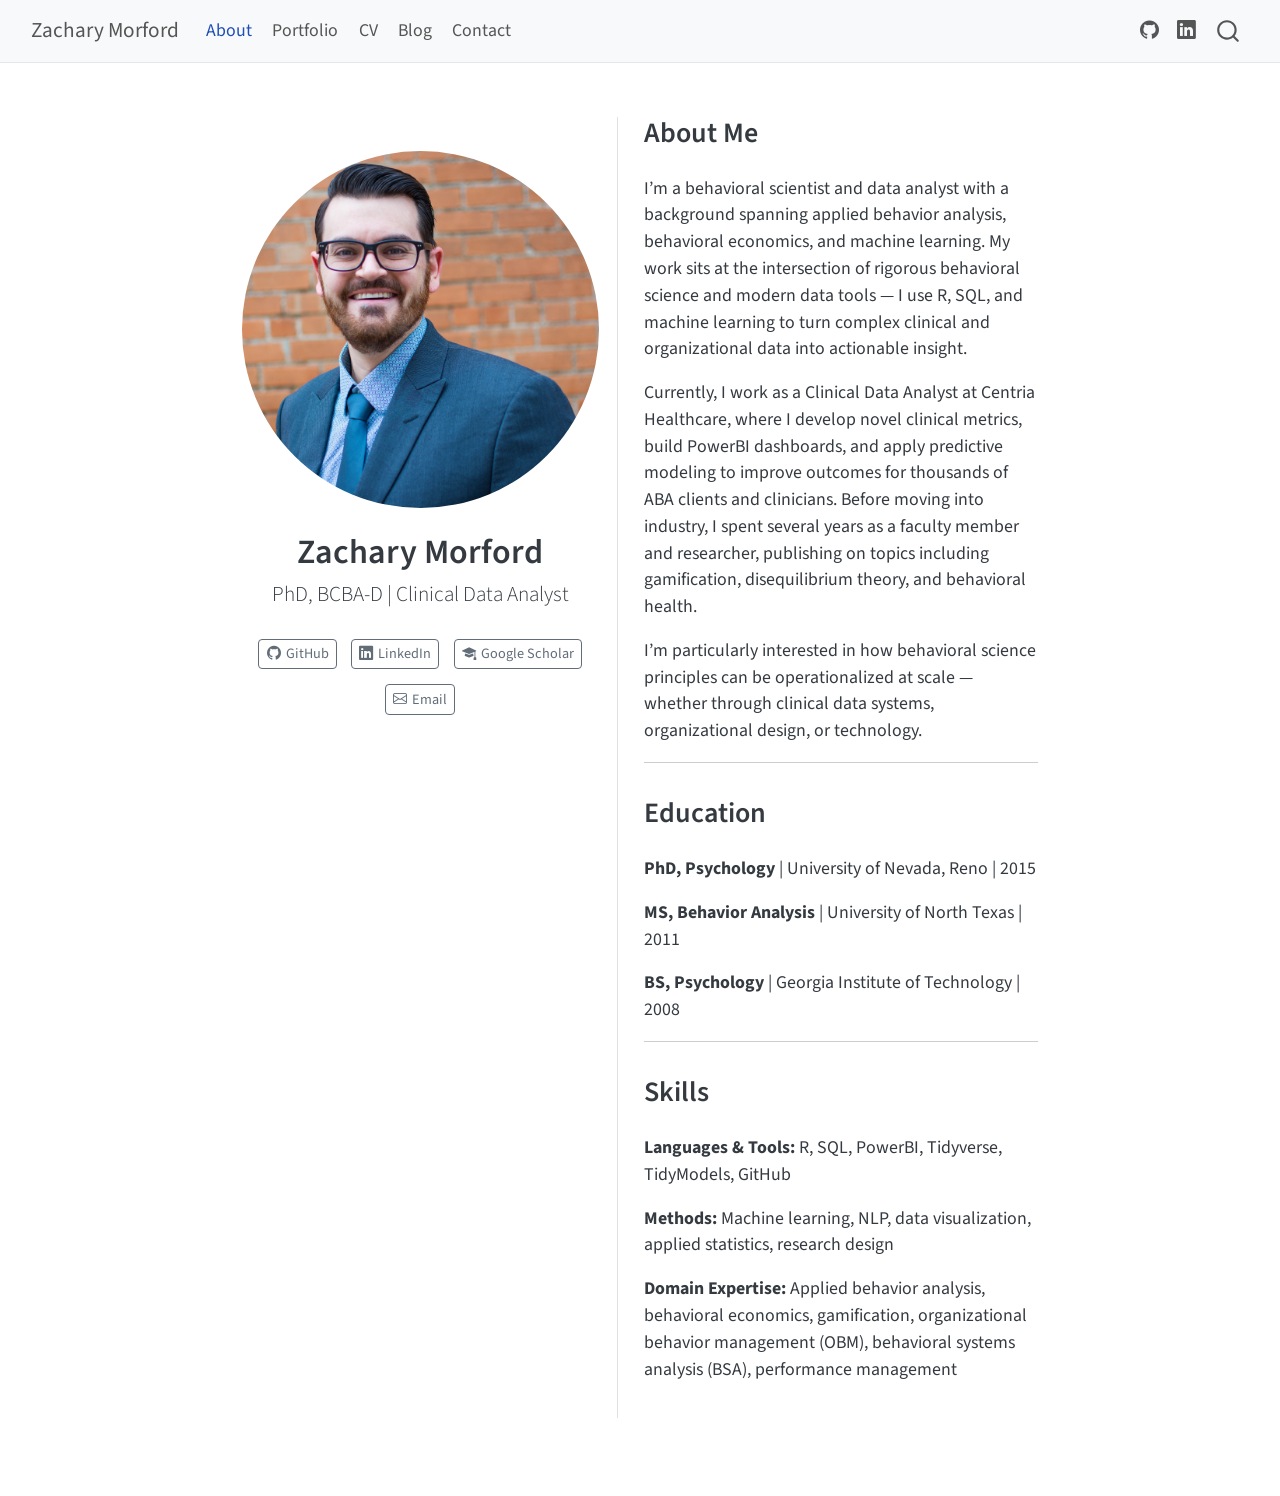
<file: index.html>
<!DOCTYPE html>
<html xmlns="http://www.w3.org/1999/xhtml" lang="en" xml:lang="en"><head>

<meta charset="utf-8">
<meta name="generator" content="quarto-1.9.37">

<meta name="viewport" content="width=device-width, initial-scale=1.0, user-scalable=yes">


<title>Zachary Morford</title>
<style>
/* Default styles provided by pandoc.
** See https://pandoc.org/MANUAL.html#variables-for-html for config info.
*/
code{white-space: pre-wrap;}
span.smallcaps{font-variant: small-caps;}
div.columns{display: flex; gap: min(4vw, 1.5em);}
div.column{flex: auto; overflow-x: auto;}
div.hanging-indent{margin-left: 1.5em; text-indent: -1.5em;}
ul.task-list{list-style: none;}
ul.task-list li input[type="checkbox"] {
  width: 0.8em;
  margin: 0 0.8em 0.2em -1em; /* quarto-specific, see https://github.com/quarto-dev/quarto-cli/issues/4556 */ 
  vertical-align: middle;
}
</style>


<script src="site_libs/quarto-nav/quarto-nav.js"></script>
<script src="site_libs/quarto-nav/headroom.min.js"></script>
<script src="site_libs/clipboard/clipboard.min.js"></script>
<script src="site_libs/quarto-search/autocomplete.umd.js"></script>
<script src="site_libs/quarto-search/fuse.min.js"></script>
<script src="site_libs/quarto-search/quarto-search.js"></script>
<meta name="quarto:offset" content="./">
<script src="site_libs/quarto-html/quarto.js" type="module"></script>
<script src="site_libs/quarto-html/tabsets/tabsets.js" type="module"></script>
<script src="site_libs/quarto-html/popper.min.js"></script>
<script src="site_libs/quarto-html/tippy.umd.min.js"></script>
<link href="site_libs/quarto-html/tippy.css" rel="stylesheet">
<link href="site_libs/quarto-html/quarto-syntax-highlighting-7f8f88aac4f3542376d5c11b86a4c14d.css" rel="stylesheet" id="quarto-text-highlighting-styles">
<script src="site_libs/bootstrap/bootstrap.min.js"></script>
<link href="site_libs/bootstrap/bootstrap-icons.css" rel="stylesheet">
<link href="site_libs/bootstrap/bootstrap-3e7735b7b22659e5fa437aca0bb49075.min.css" rel="stylesheet" append-hash="true" id="quarto-bootstrap" data-mode="light">
<script id="quarto-search-options" type="application/json">{
  "location": "navbar",
  "copy-button": false,
  "collapse-after": 3,
  "panel-placement": "end",
  "type": "overlay",
  "limit": 50,
  "keyboard-shortcut": [
    "f",
    "/",
    "s"
  ],
  "show-item-context": false,
  "language": {
    "search-no-results-text": "No results",
    "search-matching-documents-text": "matching documents",
    "search-copy-link-title": "Copy link to search",
    "search-hide-matches-text": "Hide additional matches",
    "search-more-match-text": "more match in this document",
    "search-more-matches-text": "more matches in this document",
    "search-clear-button-title": "Clear",
    "search-text-placeholder": "",
    "search-detached-cancel-button-title": "Cancel",
    "search-submit-button-title": "Submit",
    "search-label": "Search"
  }
}</script>


<link rel="stylesheet" href="styles.css">
</head>

<body class="nav-fixed fullcontent quarto-light">

<div id="quarto-search-results"></div>
  <header id="quarto-header" class="headroom fixed-top">
    <nav class="navbar navbar-expand-lg " data-bs-theme="dark">
      <div class="navbar-container container-fluid">
      <div class="navbar-brand-container mx-auto">
    <a class="navbar-brand" href="./index.html">
    <span class="navbar-title">Zachary Morford</span>
    </a>
  </div>
            <div id="quarto-search" class="" title="Search"></div>
          <button class="navbar-toggler" type="button" data-bs-toggle="collapse" data-bs-target="#navbarCollapse" aria-controls="navbarCollapse" role="menu" aria-expanded="false" aria-label="Toggle navigation" onclick="if (window.quartoToggleHeadroom) { window.quartoToggleHeadroom(); }">
  <span class="navbar-toggler-icon"></span>
</button>
          <div class="collapse navbar-collapse" id="navbarCollapse">
            <ul class="navbar-nav navbar-nav-scroll me-auto">
  <li class="nav-item">
    <a class="nav-link active" href="./index.html" aria-current="page"> 
<span class="menu-text">About</span></a>
  </li>  
  <li class="nav-item">
    <a class="nav-link" href="./portfolio.html"> 
<span class="menu-text">Portfolio</span></a>
  </li>  
  <li class="nav-item">
    <a class="nav-link" href="./cv.html"> 
<span class="menu-text">CV</span></a>
  </li>  
  <li class="nav-item">
    <a class="nav-link" href="./blog/index.html"> 
<span class="menu-text">Blog</span></a>
  </li>  
  <li class="nav-item">
    <a class="nav-link" href="./contact.html"> 
<span class="menu-text">Contact</span></a>
  </li>  
</ul>
            <ul class="navbar-nav navbar-nav-scroll ms-auto">
  <li class="nav-item compact">
    <a class="nav-link" href="https://github.com/"> <i class="bi bi-github" role="img" aria-label="GitHub">
</i> 
<span class="menu-text"></span></a>
  </li>  
  <li class="nav-item compact">
    <a class="nav-link" href="https://linkedin.com/in/"> <i class="bi bi-linkedin" role="img" aria-label="LinkedIn">
</i> 
<span class="menu-text"></span></a>
  </li>  
</ul>
          </div> <!-- /navcollapse -->
            <div class="quarto-navbar-tools">
</div>
      </div> <!-- /container-fluid -->
    </nav>
</header>
<!-- content -->
<div id="quarto-content" class="quarto-container page-columns page-rows-contents page-layout-article page-navbar">
<!-- sidebar -->
<!-- margin-sidebar -->
    
<!-- main -->
<div class="quarto-about-trestles">
  <div class="about-entity">
    <img src="assets/profile.jpg" class="about-image
  round " style="height: 20em; width: 20em;">
<header id="title-block-header" class="quarto-title-block default">
<div class="quarto-title">
<h1 class="title">Zachary Morford</h1>
<p class="subtitle lead">PhD, BCBA-D | Clinical Data Analyst</p>
</div>
<div class="quarto-title-meta">
  </div>
</header>
    <div class="about-links">
  <a href="https://github.com/SolarDifference" class="about-link" rel="" target="">
    <i class="bi bi-github"></i>
     <span class="about-link-text">GitHub</span>
  </a>
  <a href="https://www.linkedin.com/in/zachary-morford/" class="about-link" rel="" target="">
    <i class="bi bi-linkedin"></i>
     <span class="about-link-text">LinkedIn</span>
  </a>
  <a href="https://scholar.google.com/citations?user=spSifXcAAAAJ&amp;hl=en" class="about-link" rel="" target="">
    <i class="bi bi-mortarboard-fill"></i>
     <span class="about-link-text">Google Scholar</span>
  </a>
  <a href="mailto:zachary.morford@icloud.com" class="about-link" rel="" target="">
    <i class="bi bi-envelope"></i>
     <span class="about-link-text">Email</span>
  </a>
</div>
  </div>
  <div class="about-contents"><main class="content" id="quarto-document-content">
<section id="about-me" class="level2">
<h2 data-anchor-id="about-me">About Me</h2>
<p>I’m a behavioral scientist and data analyst with a background spanning applied behavior analysis, behavioral economics, and machine learning. My work sits at the intersection of rigorous behavioral science and modern data tools — I use R, SQL, and machine learning to turn complex clinical and organizational data into actionable insight.</p>
<p>Currently, I work as a Clinical Data Analyst at Centria Healthcare, where I develop novel clinical metrics, build PowerBI dashboards, and apply predictive modeling to improve outcomes for thousands of ABA clients and clinicians. Before moving into industry, I spent several years as a faculty member and researcher, publishing on topics including gamification, disequilibrium theory, and behavioral health.</p>
<p>I’m particularly interested in how behavioral science principles can be operationalized at scale — whether through clinical data systems, organizational design, or technology.</p>
<hr>
</section>
<section id="education" class="level2">
<h2 data-anchor-id="education">Education</h2>
<p><strong>PhD, Psychology</strong> | University of Nevada, Reno | 2015</p>
<p><strong>MS, Behavior Analysis</strong> | University of North Texas | 2011</p>
<p><strong>BS, Psychology</strong> | Georgia Institute of Technology | 2008</p>
<hr>
</section>
<section id="skills" class="level2">
<h2 data-anchor-id="skills">Skills</h2>
<p><strong>Languages &amp; Tools:</strong> R, SQL, PowerBI, Tidyverse, TidyModels, GitHub</p>
<p><strong>Methods:</strong> Machine learning, NLP, data visualization, applied statistics, research design</p>
<p><strong>Domain Expertise:</strong> Applied behavior analysis, behavioral economics, gamification, organizational behavior management (OBM), behavioral systems analysis (BSA), performance management</p>


</section>
</main></div>
</div>
 <!-- /main -->
<script id="quarto-html-after-body" type="application/javascript">
  window.document.addEventListener("DOMContentLoaded", function (event) {
    const isCodeAnnotation = (el) => {
      for (const clz of el.classList) {
        if (clz.startsWith('code-annotation-')) {                     
          return true;
        }
      }
      return false;
    }
    const onCopySuccess = function(e) {
      // button target
      const button = e.trigger;
      // don't keep focus
      button.blur();
      // flash "checked"
      button.classList.add('code-copy-button-checked');
      var currentTitle = button.getAttribute("title");
      button.setAttribute("title", "Copied!");
      let tooltip;
      if (window.bootstrap) {
        button.setAttribute("data-bs-toggle", "tooltip");
        button.setAttribute("data-bs-placement", "left");
        button.setAttribute("data-bs-title", "Copied!");
        tooltip = new bootstrap.Tooltip(button, 
          { trigger: "manual", 
            customClass: "code-copy-button-tooltip",
            offset: [0, -8]});
        tooltip.show();    
      }
      setTimeout(function() {
        if (tooltip) {
          tooltip.hide();
          button.removeAttribute("data-bs-title");
          button.removeAttribute("data-bs-toggle");
          button.removeAttribute("data-bs-placement");
        }
        button.setAttribute("title", currentTitle);
        button.classList.remove('code-copy-button-checked');
      }, 1000);
      // clear code selection
      e.clearSelection();
    }
    const getTextToCopy = function(trigger) {
      const outerScaffold = trigger.parentElement.cloneNode(true);
      const codeEl = outerScaffold.querySelector('code');
      for (const childEl of codeEl.children) {
        if (isCodeAnnotation(childEl)) {
          childEl.remove();
        }
      }
      return codeEl.innerText;
    }
    const clipboard = new window.ClipboardJS('.code-copy-button:not([data-in-quarto-modal])', {
      text: getTextToCopy
    });
    clipboard.on('success', onCopySuccess);
    if (window.document.getElementById('quarto-embedded-source-code-modal')) {
      const clipboardModal = new window.ClipboardJS('.code-copy-button[data-in-quarto-modal]', {
        text: getTextToCopy,
        container: window.document.getElementById('quarto-embedded-source-code-modal')
      });
      clipboardModal.on('success', onCopySuccess);
    }
      var localhostRegex = new RegExp(/^(?:http|https):\/\/localhost\:?[0-9]*\//);
      var mailtoRegex = new RegExp(/^mailto:/);
        var filterRegex = new RegExp("https:\/\/zacharymorford\.com");
      var isInternal = (href) => {
          return filterRegex.test(href) || localhostRegex.test(href) || mailtoRegex.test(href);
      }
      // Inspect non-navigation links and adorn them if external
     var links = window.document.querySelectorAll('a[href]:not(.nav-link):not(.navbar-brand):not(.toc-action):not(.sidebar-link):not(.sidebar-item-toggle):not(.pagination-link):not(.no-external):not([aria-hidden]):not(.dropdown-item):not(.quarto-navigation-tool):not(.about-link)');
      for (var i=0; i<links.length; i++) {
        const link = links[i];
        if (!isInternal(link.href)) {
          // undo the damage that might have been done by quarto-nav.js in the case of
          // links that we want to consider external
          if (link.dataset.originalHref !== undefined) {
            link.href = link.dataset.originalHref;
          }
        }
      }
    function tippyHover(el, contentFn, onTriggerFn, onUntriggerFn) {
      const config = {
        allowHTML: true,
        maxWidth: 500,
        delay: 100,
        arrow: false,
        appendTo: function(el) {
            return el.parentElement;
        },
        interactive: true,
        interactiveBorder: 10,
        theme: 'quarto',
        placement: 'bottom-start',
      };
      if (contentFn) {
        config.content = contentFn;
      }
      if (onTriggerFn) {
        config.onTrigger = onTriggerFn;
      }
      if (onUntriggerFn) {
        config.onUntrigger = onUntriggerFn;
      }
      window.tippy(el, config); 
    }
    const noterefs = window.document.querySelectorAll('a[role="doc-noteref"]');
    for (var i=0; i<noterefs.length; i++) {
      const ref = noterefs[i];
      tippyHover(ref, function() {
        // use id or data attribute instead here
        let href = ref.getAttribute('data-footnote-href') || ref.getAttribute('href');
        try { href = new URL(href).hash; } catch {}
        const id = href.replace(/^#\/?/, "");
        const note = window.document.getElementById(id);
        if (note) {
          return note.innerHTML;
        } else {
          return "";
        }
      });
    }
    const xrefs = window.document.querySelectorAll('a.quarto-xref');
    const processXRef = (id, note) => {
      // Strip column container classes
      const stripColumnClz = (el) => {
        el.classList.remove("page-full", "page-columns");
        if (el.children) {
          for (const child of el.children) {
            stripColumnClz(child);
          }
        }
      }
      stripColumnClz(note)
      if (id === null || id.startsWith('sec-')) {
        // Special case sections, only their first couple elements
        const container = document.createElement("div");
        if (note.children && note.children.length > 2) {
          container.appendChild(note.children[0].cloneNode(true));
          for (let i = 1; i < note.children.length; i++) {
            const child = note.children[i];
            if (child.tagName === "P" && child.innerText === "") {
              continue;
            } else {
              container.appendChild(child.cloneNode(true));
              break;
            }
          }
          if (window.Quarto?.typesetMath) {
            window.Quarto.typesetMath(container);
          }
          return container.innerHTML
        } else {
          if (window.Quarto?.typesetMath) {
            window.Quarto.typesetMath(note);
          }
          return note.innerHTML;
        }
      } else {
        // Remove any anchor links if they are present
        const anchorLink = note.querySelector('a.anchorjs-link');
        if (anchorLink) {
          anchorLink.remove();
        }
        if (window.Quarto?.typesetMath) {
          window.Quarto.typesetMath(note);
        }
        if (note.classList.contains("callout")) {
          return note.outerHTML;
        } else {
          return note.innerHTML;
        }
      }
    }
    for (var i=0; i<xrefs.length; i++) {
      const xref = xrefs[i];
      tippyHover(xref, undefined, function(instance) {
        instance.disable();
        let url = xref.getAttribute('href');
        let hash = undefined; 
        if (url.startsWith('#')) {
          hash = url;
        } else {
          try { hash = new URL(url).hash; } catch {}
        }
        if (hash) {
          const id = hash.replace(/^#\/?/, "");
          const note = window.document.getElementById(id);
          if (note !== null) {
            try {
              const html = processXRef(id, note.cloneNode(true));
              instance.setContent(html);
            } finally {
              instance.enable();
              instance.show();
            }
          } else {
            // See if we can fetch this
            fetch(url.split('#')[0])
            .then(res => res.text())
            .then(html => {
              const parser = new DOMParser();
              const htmlDoc = parser.parseFromString(html, "text/html");
              const note = htmlDoc.getElementById(id);
              if (note !== null) {
                const html = processXRef(id, note);
                instance.setContent(html);
              } 
            }).finally(() => {
              instance.enable();
              instance.show();
            });
          }
        } else {
          // See if we can fetch a full url (with no hash to target)
          // This is a special case and we should probably do some content thinning / targeting
          fetch(url)
          .then(res => res.text())
          .then(html => {
            const parser = new DOMParser();
            const htmlDoc = parser.parseFromString(html, "text/html");
            const note = htmlDoc.querySelector('main.content');
            if (note !== null) {
              // This should only happen for chapter cross references
              // (since there is no id in the URL)
              // remove the first header
              if (note.children.length > 0 && note.children[0].tagName === "HEADER") {
                note.children[0].remove();
              }
              const html = processXRef(null, note);
              instance.setContent(html);
            } 
          }).finally(() => {
            instance.enable();
            instance.show();
          });
        }
      }, function(instance) {
      });
    }
        let selectedAnnoteEl;
        const selectorForAnnotation = ( cell, annotation) => {
          let cellAttr = 'data-code-cell="' + cell + '"';
          let lineAttr = 'data-code-annotation="' +  annotation + '"';
          const selector = 'span[' + cellAttr + '][' + lineAttr + ']';
          return selector;
        }
        const selectCodeLines = (annoteEl) => {
          const doc = window.document;
          const targetCell = annoteEl.getAttribute("data-target-cell");
          const targetAnnotation = annoteEl.getAttribute("data-target-annotation");
          const annoteSpan = window.document.querySelector(selectorForAnnotation(targetCell, targetAnnotation));
          const lines = annoteSpan.getAttribute("data-code-lines").split(",");
          const lineIds = lines.map((line) => {
            return targetCell + "-" + line;
          })
          let top = null;
          let height = null;
          let parent = null;
          if (lineIds.length > 0) {
              //compute the position of the single el (top and bottom and make a div)
              const el = window.document.getElementById(lineIds[0]);
              top = el.offsetTop;
              height = el.offsetHeight;
              parent = el.parentElement.parentElement;
            if (lineIds.length > 1) {
              const lastEl = window.document.getElementById(lineIds[lineIds.length - 1]);
              const bottom = lastEl.offsetTop + lastEl.offsetHeight;
              height = bottom - top;
            }
            if (top !== null && height !== null && parent !== null) {
              // cook up a div (if necessary) and position it 
              let div = window.document.getElementById("code-annotation-line-highlight");
              if (div === null) {
                div = window.document.createElement("div");
                div.setAttribute("id", "code-annotation-line-highlight");
                div.style.position = 'absolute';
                parent.appendChild(div);
              }
              div.style.top = top - 2 + "px";
              div.style.height = height + 4 + "px";
              div.style.left = 0;
              let gutterDiv = window.document.getElementById("code-annotation-line-highlight-gutter");
              if (gutterDiv === null) {
                gutterDiv = window.document.createElement("div");
                gutterDiv.setAttribute("id", "code-annotation-line-highlight-gutter");
                gutterDiv.style.position = 'absolute';
                const codeCell = window.document.getElementById(targetCell);
                const gutter = codeCell.querySelector('.code-annotation-gutter');
                gutter.appendChild(gutterDiv);
              }
              gutterDiv.style.top = top - 2 + "px";
              gutterDiv.style.height = height + 4 + "px";
            }
            selectedAnnoteEl = annoteEl;
          }
        };
        const unselectCodeLines = () => {
          const elementsIds = ["code-annotation-line-highlight", "code-annotation-line-highlight-gutter"];
          elementsIds.forEach((elId) => {
            const div = window.document.getElementById(elId);
            if (div) {
              div.remove();
            }
          });
          selectedAnnoteEl = undefined;
        };
          // Handle positioning of the toggle
      window.addEventListener(
        "resize",
        throttle(() => {
          elRect = undefined;
          if (selectedAnnoteEl) {
            selectCodeLines(selectedAnnoteEl);
          }
        }, 10)
      );
      function throttle(fn, ms) {
      let throttle = false;
      let timer;
        return (...args) => {
          if(!throttle) { // first call gets through
              fn.apply(this, args);
              throttle = true;
          } else { // all the others get throttled
              if(timer) clearTimeout(timer); // cancel #2
              timer = setTimeout(() => {
                fn.apply(this, args);
                timer = throttle = false;
              }, ms);
          }
        };
      }
        // Attach click handler to the DT
        const annoteDls = window.document.querySelectorAll('dt[data-target-cell]');
        for (const annoteDlNode of annoteDls) {
          annoteDlNode.addEventListener('click', (event) => {
            const clickedEl = event.target;
            if (clickedEl !== selectedAnnoteEl) {
              unselectCodeLines();
              const activeEl = window.document.querySelector('dt[data-target-cell].code-annotation-active');
              if (activeEl) {
                activeEl.classList.remove('code-annotation-active');
              }
              selectCodeLines(clickedEl);
              clickedEl.classList.add('code-annotation-active');
            } else {
              // Unselect the line
              unselectCodeLines();
              clickedEl.classList.remove('code-annotation-active');
            }
          });
        }
    const findCites = (el) => {
      const parentEl = el.parentElement;
      if (parentEl) {
        const cites = parentEl.dataset.cites;
        if (cites) {
          return {
            el,
            cites: cites.split(' ')
          };
        } else {
          return findCites(el.parentElement)
        }
      } else {
        return undefined;
      }
    };
    var bibliorefs = window.document.querySelectorAll('a[role="doc-biblioref"]');
    for (var i=0; i<bibliorefs.length; i++) {
      const ref = bibliorefs[i];
      const citeInfo = findCites(ref);
      if (citeInfo) {
        tippyHover(citeInfo.el, function() {
          var popup = window.document.createElement('div');
          citeInfo.cites.forEach(function(cite) {
            var citeDiv = window.document.createElement('div');
            citeDiv.classList.add('hanging-indent');
            citeDiv.classList.add('csl-entry');
            var biblioDiv = window.document.getElementById('ref-' + cite);
            if (biblioDiv) {
              citeDiv.innerHTML = biblioDiv.innerHTML;
            }
            popup.appendChild(citeDiv);
          });
          return popup.innerHTML;
        });
      }
    }
  });
  </script>
</div> <!-- /content -->




</body></html>
</file>
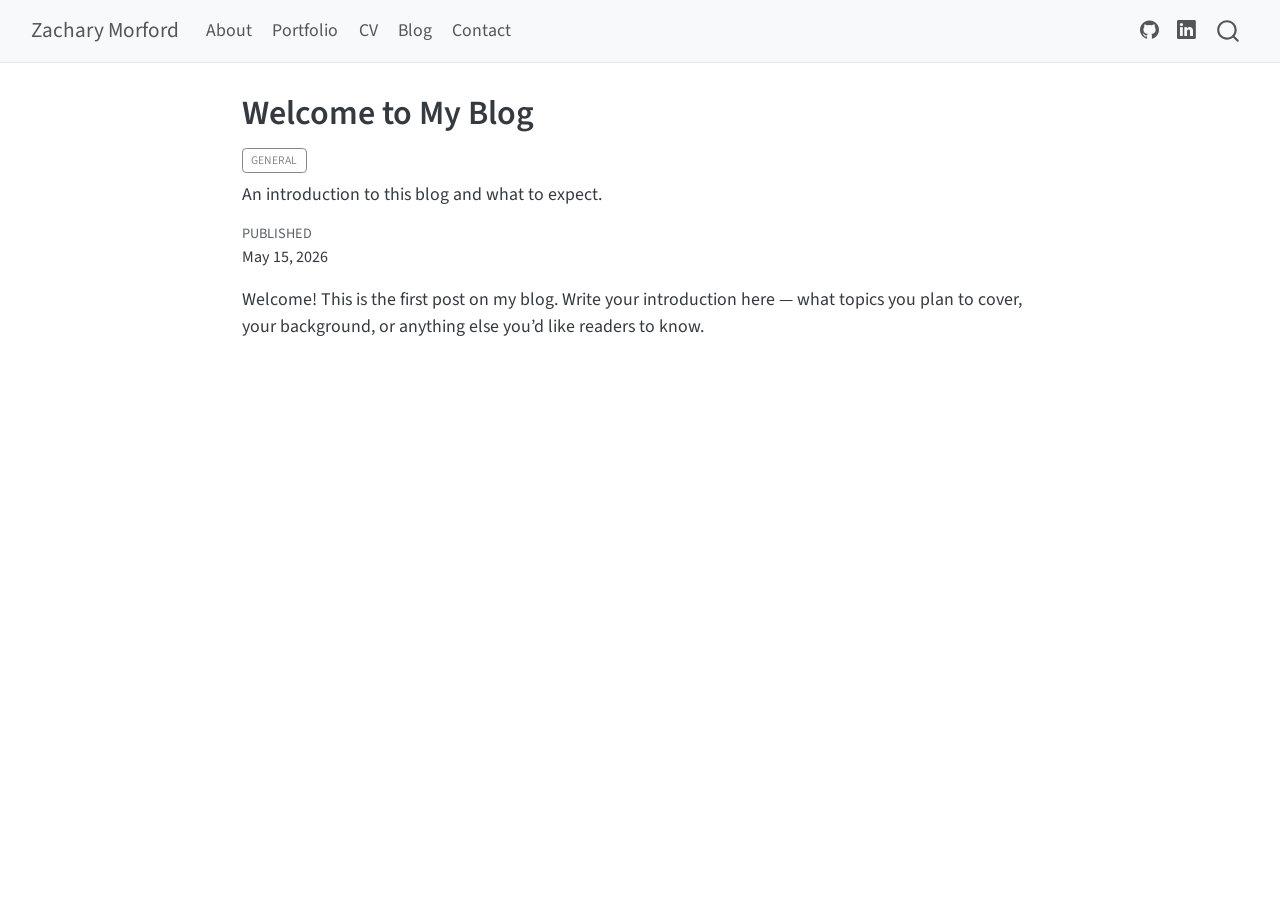
<file: blog/posts/first-post/index.html>
<!DOCTYPE html>
<html xmlns="http://www.w3.org/1999/xhtml" lang="en" xml:lang="en"><head>

<meta charset="utf-8">
<meta name="generator" content="quarto-1.9.37">

<meta name="viewport" content="width=device-width, initial-scale=1.0, user-scalable=yes">

<meta name="dcterms.date" content="2026-05-15">
<meta name="description" content="An introduction to this blog and what to expect.">

<title>Welcome to My Blog – Zachary Morford</title>
<style>
/* Default styles provided by pandoc.
** See https://pandoc.org/MANUAL.html#variables-for-html for config info.
*/
code{white-space: pre-wrap;}
span.smallcaps{font-variant: small-caps;}
div.columns{display: flex; gap: min(4vw, 1.5em);}
div.column{flex: auto; overflow-x: auto;}
div.hanging-indent{margin-left: 1.5em; text-indent: -1.5em;}
ul.task-list{list-style: none;}
ul.task-list li input[type="checkbox"] {
  width: 0.8em;
  margin: 0 0.8em 0.2em -1em; /* quarto-specific, see https://github.com/quarto-dev/quarto-cli/issues/4556 */ 
  vertical-align: middle;
}
</style>


<script src="../../../site_libs/quarto-nav/quarto-nav.js"></script>
<script src="../../../site_libs/quarto-nav/headroom.min.js"></script>
<script src="../../../site_libs/clipboard/clipboard.min.js"></script>
<script src="../../../site_libs/quarto-search/autocomplete.umd.js"></script>
<script src="../../../site_libs/quarto-search/fuse.min.js"></script>
<script src="../../../site_libs/quarto-search/quarto-search.js"></script>
<meta name="quarto:offset" content="../../../">
<script src="../../../site_libs/quarto-html/quarto.js" type="module"></script>
<script src="../../../site_libs/quarto-html/tabsets/tabsets.js" type="module"></script>
<script src="../../../site_libs/quarto-html/popper.min.js"></script>
<script src="../../../site_libs/quarto-html/tippy.umd.min.js"></script>
<script src="../../../site_libs/quarto-html/anchor.min.js"></script>
<link href="../../../site_libs/quarto-html/tippy.css" rel="stylesheet">
<link href="../../../site_libs/quarto-html/quarto-syntax-highlighting-7f8f88aac4f3542376d5c11b86a4c14d.css" rel="stylesheet" id="quarto-text-highlighting-styles">
<script src="../../../site_libs/bootstrap/bootstrap.min.js"></script>
<link href="../../../site_libs/bootstrap/bootstrap-icons.css" rel="stylesheet">
<link href="../../../site_libs/bootstrap/bootstrap-3e7735b7b22659e5fa437aca0bb49075.min.css" rel="stylesheet" append-hash="true" id="quarto-bootstrap" data-mode="light">
<script id="quarto-search-options" type="application/json">{
  "location": "navbar",
  "copy-button": false,
  "collapse-after": 3,
  "panel-placement": "end",
  "type": "overlay",
  "limit": 50,
  "keyboard-shortcut": [
    "f",
    "/",
    "s"
  ],
  "show-item-context": false,
  "language": {
    "search-no-results-text": "No results",
    "search-matching-documents-text": "matching documents",
    "search-copy-link-title": "Copy link to search",
    "search-hide-matches-text": "Hide additional matches",
    "search-more-match-text": "more match in this document",
    "search-more-matches-text": "more matches in this document",
    "search-clear-button-title": "Clear",
    "search-text-placeholder": "",
    "search-detached-cancel-button-title": "Cancel",
    "search-submit-button-title": "Submit",
    "search-label": "Search"
  }
}</script>


<link rel="stylesheet" href="../../../styles.css">
</head>

<body class="nav-fixed fullcontent quarto-light">

<div id="quarto-search-results"></div>
  <header id="quarto-header" class="headroom fixed-top">
    <nav class="navbar navbar-expand-lg " data-bs-theme="dark">
      <div class="navbar-container container-fluid">
      <div class="navbar-brand-container mx-auto">
    <a class="navbar-brand" href="../../../index.html">
    <span class="navbar-title">Zachary Morford</span>
    </a>
  </div>
            <div id="quarto-search" class="" title="Search"></div>
          <button class="navbar-toggler" type="button" data-bs-toggle="collapse" data-bs-target="#navbarCollapse" aria-controls="navbarCollapse" role="menu" aria-expanded="false" aria-label="Toggle navigation" onclick="if (window.quartoToggleHeadroom) { window.quartoToggleHeadroom(); }">
  <span class="navbar-toggler-icon"></span>
</button>
          <div class="collapse navbar-collapse" id="navbarCollapse">
            <ul class="navbar-nav navbar-nav-scroll me-auto">
  <li class="nav-item">
    <a class="nav-link" href="../../../index.html"> 
<span class="menu-text">About</span></a>
  </li>  
  <li class="nav-item">
    <a class="nav-link" href="../../../portfolio.html"> 
<span class="menu-text">Portfolio</span></a>
  </li>  
  <li class="nav-item">
    <a class="nav-link" href="../../../cv.html"> 
<span class="menu-text">CV</span></a>
  </li>  
  <li class="nav-item">
    <a class="nav-link" href="../../../blog/index.html"> 
<span class="menu-text">Blog</span></a>
  </li>  
  <li class="nav-item">
    <a class="nav-link" href="../../../contact.html"> 
<span class="menu-text">Contact</span></a>
  </li>  
</ul>
            <ul class="navbar-nav navbar-nav-scroll ms-auto">
  <li class="nav-item compact">
    <a class="nav-link" href="https://github.com/"> <i class="bi bi-github" role="img" aria-label="GitHub">
</i> 
<span class="menu-text"></span></a>
  </li>  
  <li class="nav-item compact">
    <a class="nav-link" href="https://linkedin.com/in/"> <i class="bi bi-linkedin" role="img" aria-label="LinkedIn">
</i> 
<span class="menu-text"></span></a>
  </li>  
</ul>
          </div> <!-- /navcollapse -->
            <div class="quarto-navbar-tools">
</div>
      </div> <!-- /container-fluid -->
    </nav>
</header>
<!-- content -->
<div id="quarto-content" class="quarto-container page-columns page-rows-contents page-layout-article page-navbar">
<!-- sidebar -->
<!-- margin-sidebar -->
    
<!-- main -->
<main class="content" id="quarto-document-content">

<header id="title-block-header" class="quarto-title-block default">
<div class="quarto-title">
<h1 class="title">Welcome to My Blog</h1>
  <div class="quarto-categories">
    <div class="quarto-category">general</div>
  </div>
  </div>

<div>
  <div class="description">
    An introduction to this blog and what to expect.
  </div>
</div>


<div class="quarto-title-meta">

    
    <div>
    <div class="quarto-title-meta-heading">Published</div>
    <div class="quarto-title-meta-contents">
      <p class="date">May 15, 2026</p>
    </div>
  </div>
  
    
  </div>
  


</header>


<p>Welcome! This is the first post on my blog. Write your introduction here — what topics you plan to cover, your background, or anything else you’d like readers to know.</p>



</main> <!-- /main -->
<script id="quarto-html-after-body" type="application/javascript">
  window.document.addEventListener("DOMContentLoaded", function (event) {
    const icon = "";
    const anchorJS = new window.AnchorJS();
    anchorJS.options = {
      placement: 'right',
      icon: icon
    };
    anchorJS.add('.anchored');
    const isCodeAnnotation = (el) => {
      for (const clz of el.classList) {
        if (clz.startsWith('code-annotation-')) {                     
          return true;
        }
      }
      return false;
    }
    const onCopySuccess = function(e) {
      // button target
      const button = e.trigger;
      // don't keep focus
      button.blur();
      // flash "checked"
      button.classList.add('code-copy-button-checked');
      var currentTitle = button.getAttribute("title");
      button.setAttribute("title", "Copied!");
      let tooltip;
      if (window.bootstrap) {
        button.setAttribute("data-bs-toggle", "tooltip");
        button.setAttribute("data-bs-placement", "left");
        button.setAttribute("data-bs-title", "Copied!");
        tooltip = new bootstrap.Tooltip(button, 
          { trigger: "manual", 
            customClass: "code-copy-button-tooltip",
            offset: [0, -8]});
        tooltip.show();    
      }
      setTimeout(function() {
        if (tooltip) {
          tooltip.hide();
          button.removeAttribute("data-bs-title");
          button.removeAttribute("data-bs-toggle");
          button.removeAttribute("data-bs-placement");
        }
        button.setAttribute("title", currentTitle);
        button.classList.remove('code-copy-button-checked');
      }, 1000);
      // clear code selection
      e.clearSelection();
    }
    const getTextToCopy = function(trigger) {
      const outerScaffold = trigger.parentElement.cloneNode(true);
      const codeEl = outerScaffold.querySelector('code');
      for (const childEl of codeEl.children) {
        if (isCodeAnnotation(childEl)) {
          childEl.remove();
        }
      }
      return codeEl.innerText;
    }
    const clipboard = new window.ClipboardJS('.code-copy-button:not([data-in-quarto-modal])', {
      text: getTextToCopy
    });
    clipboard.on('success', onCopySuccess);
    if (window.document.getElementById('quarto-embedded-source-code-modal')) {
      const clipboardModal = new window.ClipboardJS('.code-copy-button[data-in-quarto-modal]', {
        text: getTextToCopy,
        container: window.document.getElementById('quarto-embedded-source-code-modal')
      });
      clipboardModal.on('success', onCopySuccess);
    }
      var localhostRegex = new RegExp(/^(?:http|https):\/\/localhost\:?[0-9]*\//);
      var mailtoRegex = new RegExp(/^mailto:/);
        var filterRegex = new RegExp("https:\/\/zacharymorford\.com");
      var isInternal = (href) => {
          return filterRegex.test(href) || localhostRegex.test(href) || mailtoRegex.test(href);
      }
      // Inspect non-navigation links and adorn them if external
     var links = window.document.querySelectorAll('a[href]:not(.nav-link):not(.navbar-brand):not(.toc-action):not(.sidebar-link):not(.sidebar-item-toggle):not(.pagination-link):not(.no-external):not([aria-hidden]):not(.dropdown-item):not(.quarto-navigation-tool):not(.about-link)');
      for (var i=0; i<links.length; i++) {
        const link = links[i];
        if (!isInternal(link.href)) {
          // undo the damage that might have been done by quarto-nav.js in the case of
          // links that we want to consider external
          if (link.dataset.originalHref !== undefined) {
            link.href = link.dataset.originalHref;
          }
        }
      }
    function tippyHover(el, contentFn, onTriggerFn, onUntriggerFn) {
      const config = {
        allowHTML: true,
        maxWidth: 500,
        delay: 100,
        arrow: false,
        appendTo: function(el) {
            return el.parentElement;
        },
        interactive: true,
        interactiveBorder: 10,
        theme: 'quarto',
        placement: 'bottom-start',
      };
      if (contentFn) {
        config.content = contentFn;
      }
      if (onTriggerFn) {
        config.onTrigger = onTriggerFn;
      }
      if (onUntriggerFn) {
        config.onUntrigger = onUntriggerFn;
      }
      window.tippy(el, config); 
    }
    const noterefs = window.document.querySelectorAll('a[role="doc-noteref"]');
    for (var i=0; i<noterefs.length; i++) {
      const ref = noterefs[i];
      tippyHover(ref, function() {
        // use id or data attribute instead here
        let href = ref.getAttribute('data-footnote-href') || ref.getAttribute('href');
        try { href = new URL(href).hash; } catch {}
        const id = href.replace(/^#\/?/, "");
        const note = window.document.getElementById(id);
        if (note) {
          return note.innerHTML;
        } else {
          return "";
        }
      });
    }
    const xrefs = window.document.querySelectorAll('a.quarto-xref');
    const processXRef = (id, note) => {
      // Strip column container classes
      const stripColumnClz = (el) => {
        el.classList.remove("page-full", "page-columns");
        if (el.children) {
          for (const child of el.children) {
            stripColumnClz(child);
          }
        }
      }
      stripColumnClz(note)
      if (id === null || id.startsWith('sec-')) {
        // Special case sections, only their first couple elements
        const container = document.createElement("div");
        if (note.children && note.children.length > 2) {
          container.appendChild(note.children[0].cloneNode(true));
          for (let i = 1; i < note.children.length; i++) {
            const child = note.children[i];
            if (child.tagName === "P" && child.innerText === "") {
              continue;
            } else {
              container.appendChild(child.cloneNode(true));
              break;
            }
          }
          if (window.Quarto?.typesetMath) {
            window.Quarto.typesetMath(container);
          }
          return container.innerHTML
        } else {
          if (window.Quarto?.typesetMath) {
            window.Quarto.typesetMath(note);
          }
          return note.innerHTML;
        }
      } else {
        // Remove any anchor links if they are present
        const anchorLink = note.querySelector('a.anchorjs-link');
        if (anchorLink) {
          anchorLink.remove();
        }
        if (window.Quarto?.typesetMath) {
          window.Quarto.typesetMath(note);
        }
        if (note.classList.contains("callout")) {
          return note.outerHTML;
        } else {
          return note.innerHTML;
        }
      }
    }
    for (var i=0; i<xrefs.length; i++) {
      const xref = xrefs[i];
      tippyHover(xref, undefined, function(instance) {
        instance.disable();
        let url = xref.getAttribute('href');
        let hash = undefined; 
        if (url.startsWith('#')) {
          hash = url;
        } else {
          try { hash = new URL(url).hash; } catch {}
        }
        if (hash) {
          const id = hash.replace(/^#\/?/, "");
          const note = window.document.getElementById(id);
          if (note !== null) {
            try {
              const html = processXRef(id, note.cloneNode(true));
              instance.setContent(html);
            } finally {
              instance.enable();
              instance.show();
            }
          } else {
            // See if we can fetch this
            fetch(url.split('#')[0])
            .then(res => res.text())
            .then(html => {
              const parser = new DOMParser();
              const htmlDoc = parser.parseFromString(html, "text/html");
              const note = htmlDoc.getElementById(id);
              if (note !== null) {
                const html = processXRef(id, note);
                instance.setContent(html);
              } 
            }).finally(() => {
              instance.enable();
              instance.show();
            });
          }
        } else {
          // See if we can fetch a full url (with no hash to target)
          // This is a special case and we should probably do some content thinning / targeting
          fetch(url)
          .then(res => res.text())
          .then(html => {
            const parser = new DOMParser();
            const htmlDoc = parser.parseFromString(html, "text/html");
            const note = htmlDoc.querySelector('main.content');
            if (note !== null) {
              // This should only happen for chapter cross references
              // (since there is no id in the URL)
              // remove the first header
              if (note.children.length > 0 && note.children[0].tagName === "HEADER") {
                note.children[0].remove();
              }
              const html = processXRef(null, note);
              instance.setContent(html);
            } 
          }).finally(() => {
            instance.enable();
            instance.show();
          });
        }
      }, function(instance) {
      });
    }
        let selectedAnnoteEl;
        const selectorForAnnotation = ( cell, annotation) => {
          let cellAttr = 'data-code-cell="' + cell + '"';
          let lineAttr = 'data-code-annotation="' +  annotation + '"';
          const selector = 'span[' + cellAttr + '][' + lineAttr + ']';
          return selector;
        }
        const selectCodeLines = (annoteEl) => {
          const doc = window.document;
          const targetCell = annoteEl.getAttribute("data-target-cell");
          const targetAnnotation = annoteEl.getAttribute("data-target-annotation");
          const annoteSpan = window.document.querySelector(selectorForAnnotation(targetCell, targetAnnotation));
          const lines = annoteSpan.getAttribute("data-code-lines").split(",");
          const lineIds = lines.map((line) => {
            return targetCell + "-" + line;
          })
          let top = null;
          let height = null;
          let parent = null;
          if (lineIds.length > 0) {
              //compute the position of the single el (top and bottom and make a div)
              const el = window.document.getElementById(lineIds[0]);
              top = el.offsetTop;
              height = el.offsetHeight;
              parent = el.parentElement.parentElement;
            if (lineIds.length > 1) {
              const lastEl = window.document.getElementById(lineIds[lineIds.length - 1]);
              const bottom = lastEl.offsetTop + lastEl.offsetHeight;
              height = bottom - top;
            }
            if (top !== null && height !== null && parent !== null) {
              // cook up a div (if necessary) and position it 
              let div = window.document.getElementById("code-annotation-line-highlight");
              if (div === null) {
                div = window.document.createElement("div");
                div.setAttribute("id", "code-annotation-line-highlight");
                div.style.position = 'absolute';
                parent.appendChild(div);
              }
              div.style.top = top - 2 + "px";
              div.style.height = height + 4 + "px";
              div.style.left = 0;
              let gutterDiv = window.document.getElementById("code-annotation-line-highlight-gutter");
              if (gutterDiv === null) {
                gutterDiv = window.document.createElement("div");
                gutterDiv.setAttribute("id", "code-annotation-line-highlight-gutter");
                gutterDiv.style.position = 'absolute';
                const codeCell = window.document.getElementById(targetCell);
                const gutter = codeCell.querySelector('.code-annotation-gutter');
                gutter.appendChild(gutterDiv);
              }
              gutterDiv.style.top = top - 2 + "px";
              gutterDiv.style.height = height + 4 + "px";
            }
            selectedAnnoteEl = annoteEl;
          }
        };
        const unselectCodeLines = () => {
          const elementsIds = ["code-annotation-line-highlight", "code-annotation-line-highlight-gutter"];
          elementsIds.forEach((elId) => {
            const div = window.document.getElementById(elId);
            if (div) {
              div.remove();
            }
          });
          selectedAnnoteEl = undefined;
        };
          // Handle positioning of the toggle
      window.addEventListener(
        "resize",
        throttle(() => {
          elRect = undefined;
          if (selectedAnnoteEl) {
            selectCodeLines(selectedAnnoteEl);
          }
        }, 10)
      );
      function throttle(fn, ms) {
      let throttle = false;
      let timer;
        return (...args) => {
          if(!throttle) { // first call gets through
              fn.apply(this, args);
              throttle = true;
          } else { // all the others get throttled
              if(timer) clearTimeout(timer); // cancel #2
              timer = setTimeout(() => {
                fn.apply(this, args);
                timer = throttle = false;
              }, ms);
          }
        };
      }
        // Attach click handler to the DT
        const annoteDls = window.document.querySelectorAll('dt[data-target-cell]');
        for (const annoteDlNode of annoteDls) {
          annoteDlNode.addEventListener('click', (event) => {
            const clickedEl = event.target;
            if (clickedEl !== selectedAnnoteEl) {
              unselectCodeLines();
              const activeEl = window.document.querySelector('dt[data-target-cell].code-annotation-active');
              if (activeEl) {
                activeEl.classList.remove('code-annotation-active');
              }
              selectCodeLines(clickedEl);
              clickedEl.classList.add('code-annotation-active');
            } else {
              // Unselect the line
              unselectCodeLines();
              clickedEl.classList.remove('code-annotation-active');
            }
          });
        }
    const findCites = (el) => {
      const parentEl = el.parentElement;
      if (parentEl) {
        const cites = parentEl.dataset.cites;
        if (cites) {
          return {
            el,
            cites: cites.split(' ')
          };
        } else {
          return findCites(el.parentElement)
        }
      } else {
        return undefined;
      }
    };
    var bibliorefs = window.document.querySelectorAll('a[role="doc-biblioref"]');
    for (var i=0; i<bibliorefs.length; i++) {
      const ref = bibliorefs[i];
      const citeInfo = findCites(ref);
      if (citeInfo) {
        tippyHover(citeInfo.el, function() {
          var popup = window.document.createElement('div');
          citeInfo.cites.forEach(function(cite) {
            var citeDiv = window.document.createElement('div');
            citeDiv.classList.add('hanging-indent');
            citeDiv.classList.add('csl-entry');
            var biblioDiv = window.document.getElementById('ref-' + cite);
            if (biblioDiv) {
              citeDiv.innerHTML = biblioDiv.innerHTML;
            }
            popup.appendChild(citeDiv);
          });
          return popup.innerHTML;
        });
      }
    }
  });
  </script>
</div> <!-- /content -->




</body></html>
</file>
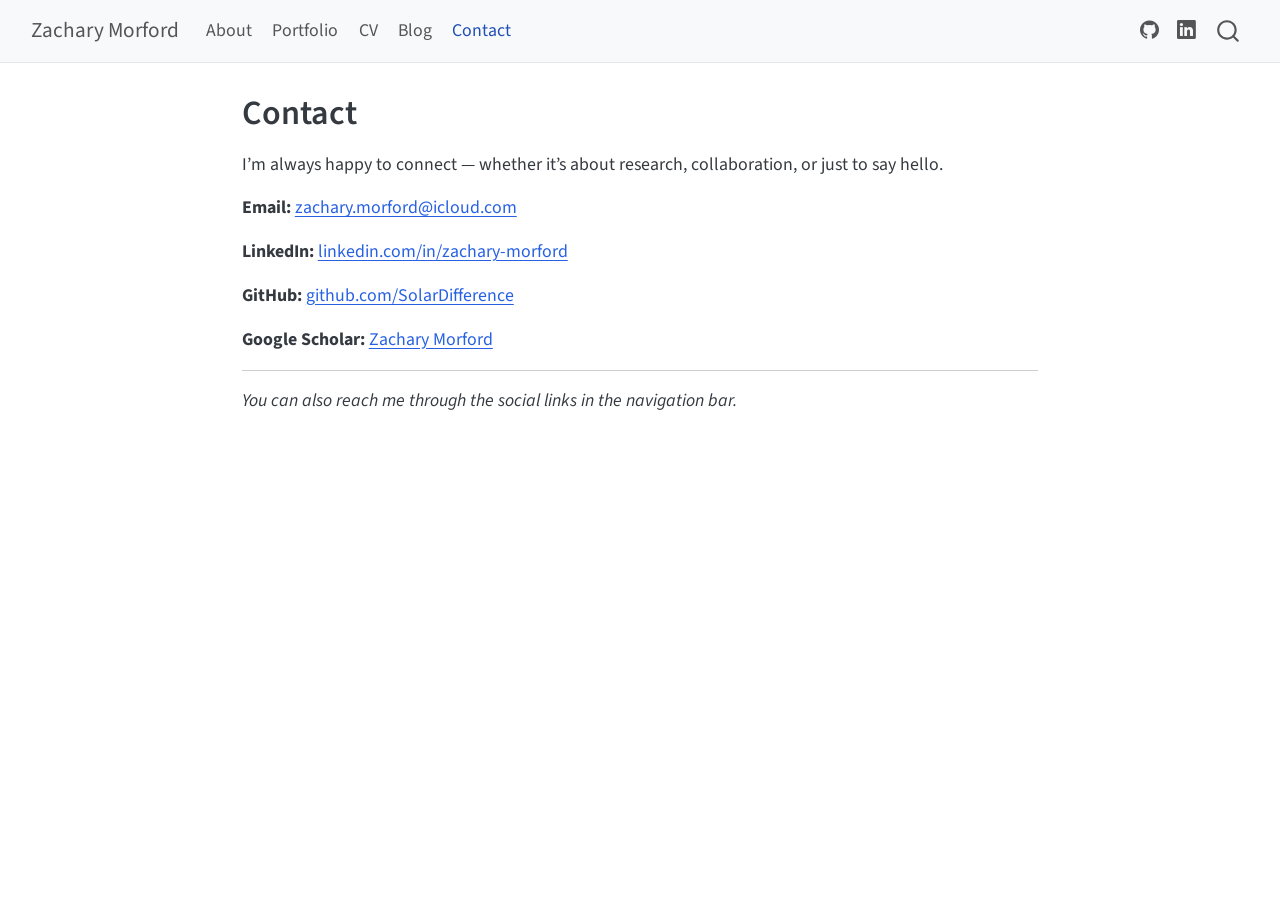
<file: contact.html>
<!DOCTYPE html>
<html xmlns="http://www.w3.org/1999/xhtml" lang="en" xml:lang="en"><head>

<meta charset="utf-8">
<meta name="generator" content="quarto-1.9.37">

<meta name="viewport" content="width=device-width, initial-scale=1.0, user-scalable=yes">


<title>Contact – Zachary Morford</title>
<style>
/* Default styles provided by pandoc.
** See https://pandoc.org/MANUAL.html#variables-for-html for config info.
*/
code{white-space: pre-wrap;}
span.smallcaps{font-variant: small-caps;}
div.columns{display: flex; gap: min(4vw, 1.5em);}
div.column{flex: auto; overflow-x: auto;}
div.hanging-indent{margin-left: 1.5em; text-indent: -1.5em;}
ul.task-list{list-style: none;}
ul.task-list li input[type="checkbox"] {
  width: 0.8em;
  margin: 0 0.8em 0.2em -1em; /* quarto-specific, see https://github.com/quarto-dev/quarto-cli/issues/4556 */ 
  vertical-align: middle;
}
</style>


<script src="site_libs/quarto-nav/quarto-nav.js"></script>
<script src="site_libs/quarto-nav/headroom.min.js"></script>
<script src="site_libs/clipboard/clipboard.min.js"></script>
<script src="site_libs/quarto-search/autocomplete.umd.js"></script>
<script src="site_libs/quarto-search/fuse.min.js"></script>
<script src="site_libs/quarto-search/quarto-search.js"></script>
<meta name="quarto:offset" content="./">
<script src="site_libs/quarto-html/quarto.js" type="module"></script>
<script src="site_libs/quarto-html/tabsets/tabsets.js" type="module"></script>
<script src="site_libs/quarto-html/popper.min.js"></script>
<script src="site_libs/quarto-html/tippy.umd.min.js"></script>
<script src="site_libs/quarto-html/anchor.min.js"></script>
<link href="site_libs/quarto-html/tippy.css" rel="stylesheet">
<link href="site_libs/quarto-html/quarto-syntax-highlighting-7f8f88aac4f3542376d5c11b86a4c14d.css" rel="stylesheet" id="quarto-text-highlighting-styles">
<script src="site_libs/bootstrap/bootstrap.min.js"></script>
<link href="site_libs/bootstrap/bootstrap-icons.css" rel="stylesheet">
<link href="site_libs/bootstrap/bootstrap-3e7735b7b22659e5fa437aca0bb49075.min.css" rel="stylesheet" append-hash="true" id="quarto-bootstrap" data-mode="light">
<script id="quarto-search-options" type="application/json">{
  "location": "navbar",
  "copy-button": false,
  "collapse-after": 3,
  "panel-placement": "end",
  "type": "overlay",
  "limit": 50,
  "keyboard-shortcut": [
    "f",
    "/",
    "s"
  ],
  "show-item-context": false,
  "language": {
    "search-no-results-text": "No results",
    "search-matching-documents-text": "matching documents",
    "search-copy-link-title": "Copy link to search",
    "search-hide-matches-text": "Hide additional matches",
    "search-more-match-text": "more match in this document",
    "search-more-matches-text": "more matches in this document",
    "search-clear-button-title": "Clear",
    "search-text-placeholder": "",
    "search-detached-cancel-button-title": "Cancel",
    "search-submit-button-title": "Submit",
    "search-label": "Search"
  }
}</script>


<link rel="stylesheet" href="styles.css">
</head>

<body class="nav-fixed fullcontent quarto-light">

<div id="quarto-search-results"></div>
  <header id="quarto-header" class="headroom fixed-top">
    <nav class="navbar navbar-expand-lg " data-bs-theme="dark">
      <div class="navbar-container container-fluid">
      <div class="navbar-brand-container mx-auto">
    <a class="navbar-brand" href="./index.html">
    <span class="navbar-title">Zachary Morford</span>
    </a>
  </div>
            <div id="quarto-search" class="" title="Search"></div>
          <button class="navbar-toggler" type="button" data-bs-toggle="collapse" data-bs-target="#navbarCollapse" aria-controls="navbarCollapse" role="menu" aria-expanded="false" aria-label="Toggle navigation" onclick="if (window.quartoToggleHeadroom) { window.quartoToggleHeadroom(); }">
  <span class="navbar-toggler-icon"></span>
</button>
          <div class="collapse navbar-collapse" id="navbarCollapse">
            <ul class="navbar-nav navbar-nav-scroll me-auto">
  <li class="nav-item">
    <a class="nav-link" href="./index.html"> 
<span class="menu-text">About</span></a>
  </li>  
  <li class="nav-item">
    <a class="nav-link" href="./portfolio.html"> 
<span class="menu-text">Portfolio</span></a>
  </li>  
  <li class="nav-item">
    <a class="nav-link" href="./cv.html"> 
<span class="menu-text">CV</span></a>
  </li>  
  <li class="nav-item">
    <a class="nav-link" href="./blog/index.html"> 
<span class="menu-text">Blog</span></a>
  </li>  
  <li class="nav-item">
    <a class="nav-link active" href="./contact.html" aria-current="page"> 
<span class="menu-text">Contact</span></a>
  </li>  
</ul>
            <ul class="navbar-nav navbar-nav-scroll ms-auto">
  <li class="nav-item compact">
    <a class="nav-link" href="https://github.com/"> <i class="bi bi-github" role="img" aria-label="GitHub">
</i> 
<span class="menu-text"></span></a>
  </li>  
  <li class="nav-item compact">
    <a class="nav-link" href="https://linkedin.com/in/"> <i class="bi bi-linkedin" role="img" aria-label="LinkedIn">
</i> 
<span class="menu-text"></span></a>
  </li>  
</ul>
          </div> <!-- /navcollapse -->
            <div class="quarto-navbar-tools">
</div>
      </div> <!-- /container-fluid -->
    </nav>
</header>
<!-- content -->
<div id="quarto-content" class="quarto-container page-columns page-rows-contents page-layout-article page-navbar">
<!-- sidebar -->
<!-- margin-sidebar -->
    
<!-- main -->
<main class="content" id="quarto-document-content">

<header id="title-block-header" class="quarto-title-block default">
<div class="quarto-title">
<h1 class="title">Contact</h1>
</div>



<div class="quarto-title-meta">

    
  
    
  </div>
  


</header>


<p>I’m always happy to connect — whether it’s about research, collaboration, or just to say hello.</p>
<p><strong>Email:</strong> <a href="mailto:zachary.morford@icloud.com">zachary.morford@icloud.com</a></p>
<p><strong>LinkedIn:</strong> <a href="https://www.linkedin.com/in/zachary-morford/">linkedin.com/in/zachary-morford</a></p>
<p><strong>GitHub:</strong> <a href="https://github.com/SolarDifference">github.com/SolarDifference</a></p>
<p><strong>Google Scholar:</strong> <a href="https://scholar.google.com/citations?user=spSifXcAAAAJ&amp;hl=en">Zachary Morford</a></p>
<hr>
<p><em>You can also reach me through the social links in the navigation bar.</em></p>



</main> <!-- /main -->
<script id="quarto-html-after-body" type="application/javascript">
  window.document.addEventListener("DOMContentLoaded", function (event) {
    const icon = "";
    const anchorJS = new window.AnchorJS();
    anchorJS.options = {
      placement: 'right',
      icon: icon
    };
    anchorJS.add('.anchored');
    const isCodeAnnotation = (el) => {
      for (const clz of el.classList) {
        if (clz.startsWith('code-annotation-')) {                     
          return true;
        }
      }
      return false;
    }
    const onCopySuccess = function(e) {
      // button target
      const button = e.trigger;
      // don't keep focus
      button.blur();
      // flash "checked"
      button.classList.add('code-copy-button-checked');
      var currentTitle = button.getAttribute("title");
      button.setAttribute("title", "Copied!");
      let tooltip;
      if (window.bootstrap) {
        button.setAttribute("data-bs-toggle", "tooltip");
        button.setAttribute("data-bs-placement", "left");
        button.setAttribute("data-bs-title", "Copied!");
        tooltip = new bootstrap.Tooltip(button, 
          { trigger: "manual", 
            customClass: "code-copy-button-tooltip",
            offset: [0, -8]});
        tooltip.show();    
      }
      setTimeout(function() {
        if (tooltip) {
          tooltip.hide();
          button.removeAttribute("data-bs-title");
          button.removeAttribute("data-bs-toggle");
          button.removeAttribute("data-bs-placement");
        }
        button.setAttribute("title", currentTitle);
        button.classList.remove('code-copy-button-checked');
      }, 1000);
      // clear code selection
      e.clearSelection();
    }
    const getTextToCopy = function(trigger) {
      const outerScaffold = trigger.parentElement.cloneNode(true);
      const codeEl = outerScaffold.querySelector('code');
      for (const childEl of codeEl.children) {
        if (isCodeAnnotation(childEl)) {
          childEl.remove();
        }
      }
      return codeEl.innerText;
    }
    const clipboard = new window.ClipboardJS('.code-copy-button:not([data-in-quarto-modal])', {
      text: getTextToCopy
    });
    clipboard.on('success', onCopySuccess);
    if (window.document.getElementById('quarto-embedded-source-code-modal')) {
      const clipboardModal = new window.ClipboardJS('.code-copy-button[data-in-quarto-modal]', {
        text: getTextToCopy,
        container: window.document.getElementById('quarto-embedded-source-code-modal')
      });
      clipboardModal.on('success', onCopySuccess);
    }
      var localhostRegex = new RegExp(/^(?:http|https):\/\/localhost\:?[0-9]*\//);
      var mailtoRegex = new RegExp(/^mailto:/);
        var filterRegex = new RegExp("https:\/\/zacharymorford\.com");
      var isInternal = (href) => {
          return filterRegex.test(href) || localhostRegex.test(href) || mailtoRegex.test(href);
      }
      // Inspect non-navigation links and adorn them if external
     var links = window.document.querySelectorAll('a[href]:not(.nav-link):not(.navbar-brand):not(.toc-action):not(.sidebar-link):not(.sidebar-item-toggle):not(.pagination-link):not(.no-external):not([aria-hidden]):not(.dropdown-item):not(.quarto-navigation-tool):not(.about-link)');
      for (var i=0; i<links.length; i++) {
        const link = links[i];
        if (!isInternal(link.href)) {
          // undo the damage that might have been done by quarto-nav.js in the case of
          // links that we want to consider external
          if (link.dataset.originalHref !== undefined) {
            link.href = link.dataset.originalHref;
          }
        }
      }
    function tippyHover(el, contentFn, onTriggerFn, onUntriggerFn) {
      const config = {
        allowHTML: true,
        maxWidth: 500,
        delay: 100,
        arrow: false,
        appendTo: function(el) {
            return el.parentElement;
        },
        interactive: true,
        interactiveBorder: 10,
        theme: 'quarto',
        placement: 'bottom-start',
      };
      if (contentFn) {
        config.content = contentFn;
      }
      if (onTriggerFn) {
        config.onTrigger = onTriggerFn;
      }
      if (onUntriggerFn) {
        config.onUntrigger = onUntriggerFn;
      }
      window.tippy(el, config); 
    }
    const noterefs = window.document.querySelectorAll('a[role="doc-noteref"]');
    for (var i=0; i<noterefs.length; i++) {
      const ref = noterefs[i];
      tippyHover(ref, function() {
        // use id or data attribute instead here
        let href = ref.getAttribute('data-footnote-href') || ref.getAttribute('href');
        try { href = new URL(href).hash; } catch {}
        const id = href.replace(/^#\/?/, "");
        const note = window.document.getElementById(id);
        if (note) {
          return note.innerHTML;
        } else {
          return "";
        }
      });
    }
    const xrefs = window.document.querySelectorAll('a.quarto-xref');
    const processXRef = (id, note) => {
      // Strip column container classes
      const stripColumnClz = (el) => {
        el.classList.remove("page-full", "page-columns");
        if (el.children) {
          for (const child of el.children) {
            stripColumnClz(child);
          }
        }
      }
      stripColumnClz(note)
      if (id === null || id.startsWith('sec-')) {
        // Special case sections, only their first couple elements
        const container = document.createElement("div");
        if (note.children && note.children.length > 2) {
          container.appendChild(note.children[0].cloneNode(true));
          for (let i = 1; i < note.children.length; i++) {
            const child = note.children[i];
            if (child.tagName === "P" && child.innerText === "") {
              continue;
            } else {
              container.appendChild(child.cloneNode(true));
              break;
            }
          }
          if (window.Quarto?.typesetMath) {
            window.Quarto.typesetMath(container);
          }
          return container.innerHTML
        } else {
          if (window.Quarto?.typesetMath) {
            window.Quarto.typesetMath(note);
          }
          return note.innerHTML;
        }
      } else {
        // Remove any anchor links if they are present
        const anchorLink = note.querySelector('a.anchorjs-link');
        if (anchorLink) {
          anchorLink.remove();
        }
        if (window.Quarto?.typesetMath) {
          window.Quarto.typesetMath(note);
        }
        if (note.classList.contains("callout")) {
          return note.outerHTML;
        } else {
          return note.innerHTML;
        }
      }
    }
    for (var i=0; i<xrefs.length; i++) {
      const xref = xrefs[i];
      tippyHover(xref, undefined, function(instance) {
        instance.disable();
        let url = xref.getAttribute('href');
        let hash = undefined; 
        if (url.startsWith('#')) {
          hash = url;
        } else {
          try { hash = new URL(url).hash; } catch {}
        }
        if (hash) {
          const id = hash.replace(/^#\/?/, "");
          const note = window.document.getElementById(id);
          if (note !== null) {
            try {
              const html = processXRef(id, note.cloneNode(true));
              instance.setContent(html);
            } finally {
              instance.enable();
              instance.show();
            }
          } else {
            // See if we can fetch this
            fetch(url.split('#')[0])
            .then(res => res.text())
            .then(html => {
              const parser = new DOMParser();
              const htmlDoc = parser.parseFromString(html, "text/html");
              const note = htmlDoc.getElementById(id);
              if (note !== null) {
                const html = processXRef(id, note);
                instance.setContent(html);
              } 
            }).finally(() => {
              instance.enable();
              instance.show();
            });
          }
        } else {
          // See if we can fetch a full url (with no hash to target)
          // This is a special case and we should probably do some content thinning / targeting
          fetch(url)
          .then(res => res.text())
          .then(html => {
            const parser = new DOMParser();
            const htmlDoc = parser.parseFromString(html, "text/html");
            const note = htmlDoc.querySelector('main.content');
            if (note !== null) {
              // This should only happen for chapter cross references
              // (since there is no id in the URL)
              // remove the first header
              if (note.children.length > 0 && note.children[0].tagName === "HEADER") {
                note.children[0].remove();
              }
              const html = processXRef(null, note);
              instance.setContent(html);
            } 
          }).finally(() => {
            instance.enable();
            instance.show();
          });
        }
      }, function(instance) {
      });
    }
        let selectedAnnoteEl;
        const selectorForAnnotation = ( cell, annotation) => {
          let cellAttr = 'data-code-cell="' + cell + '"';
          let lineAttr = 'data-code-annotation="' +  annotation + '"';
          const selector = 'span[' + cellAttr + '][' + lineAttr + ']';
          return selector;
        }
        const selectCodeLines = (annoteEl) => {
          const doc = window.document;
          const targetCell = annoteEl.getAttribute("data-target-cell");
          const targetAnnotation = annoteEl.getAttribute("data-target-annotation");
          const annoteSpan = window.document.querySelector(selectorForAnnotation(targetCell, targetAnnotation));
          const lines = annoteSpan.getAttribute("data-code-lines").split(",");
          const lineIds = lines.map((line) => {
            return targetCell + "-" + line;
          })
          let top = null;
          let height = null;
          let parent = null;
          if (lineIds.length > 0) {
              //compute the position of the single el (top and bottom and make a div)
              const el = window.document.getElementById(lineIds[0]);
              top = el.offsetTop;
              height = el.offsetHeight;
              parent = el.parentElement.parentElement;
            if (lineIds.length > 1) {
              const lastEl = window.document.getElementById(lineIds[lineIds.length - 1]);
              const bottom = lastEl.offsetTop + lastEl.offsetHeight;
              height = bottom - top;
            }
            if (top !== null && height !== null && parent !== null) {
              // cook up a div (if necessary) and position it 
              let div = window.document.getElementById("code-annotation-line-highlight");
              if (div === null) {
                div = window.document.createElement("div");
                div.setAttribute("id", "code-annotation-line-highlight");
                div.style.position = 'absolute';
                parent.appendChild(div);
              }
              div.style.top = top - 2 + "px";
              div.style.height = height + 4 + "px";
              div.style.left = 0;
              let gutterDiv = window.document.getElementById("code-annotation-line-highlight-gutter");
              if (gutterDiv === null) {
                gutterDiv = window.document.createElement("div");
                gutterDiv.setAttribute("id", "code-annotation-line-highlight-gutter");
                gutterDiv.style.position = 'absolute';
                const codeCell = window.document.getElementById(targetCell);
                const gutter = codeCell.querySelector('.code-annotation-gutter');
                gutter.appendChild(gutterDiv);
              }
              gutterDiv.style.top = top - 2 + "px";
              gutterDiv.style.height = height + 4 + "px";
            }
            selectedAnnoteEl = annoteEl;
          }
        };
        const unselectCodeLines = () => {
          const elementsIds = ["code-annotation-line-highlight", "code-annotation-line-highlight-gutter"];
          elementsIds.forEach((elId) => {
            const div = window.document.getElementById(elId);
            if (div) {
              div.remove();
            }
          });
          selectedAnnoteEl = undefined;
        };
          // Handle positioning of the toggle
      window.addEventListener(
        "resize",
        throttle(() => {
          elRect = undefined;
          if (selectedAnnoteEl) {
            selectCodeLines(selectedAnnoteEl);
          }
        }, 10)
      );
      function throttle(fn, ms) {
      let throttle = false;
      let timer;
        return (...args) => {
          if(!throttle) { // first call gets through
              fn.apply(this, args);
              throttle = true;
          } else { // all the others get throttled
              if(timer) clearTimeout(timer); // cancel #2
              timer = setTimeout(() => {
                fn.apply(this, args);
                timer = throttle = false;
              }, ms);
          }
        };
      }
        // Attach click handler to the DT
        const annoteDls = window.document.querySelectorAll('dt[data-target-cell]');
        for (const annoteDlNode of annoteDls) {
          annoteDlNode.addEventListener('click', (event) => {
            const clickedEl = event.target;
            if (clickedEl !== selectedAnnoteEl) {
              unselectCodeLines();
              const activeEl = window.document.querySelector('dt[data-target-cell].code-annotation-active');
              if (activeEl) {
                activeEl.classList.remove('code-annotation-active');
              }
              selectCodeLines(clickedEl);
              clickedEl.classList.add('code-annotation-active');
            } else {
              // Unselect the line
              unselectCodeLines();
              clickedEl.classList.remove('code-annotation-active');
            }
          });
        }
    const findCites = (el) => {
      const parentEl = el.parentElement;
      if (parentEl) {
        const cites = parentEl.dataset.cites;
        if (cites) {
          return {
            el,
            cites: cites.split(' ')
          };
        } else {
          return findCites(el.parentElement)
        }
      } else {
        return undefined;
      }
    };
    var bibliorefs = window.document.querySelectorAll('a[role="doc-biblioref"]');
    for (var i=0; i<bibliorefs.length; i++) {
      const ref = bibliorefs[i];
      const citeInfo = findCites(ref);
      if (citeInfo) {
        tippyHover(citeInfo.el, function() {
          var popup = window.document.createElement('div');
          citeInfo.cites.forEach(function(cite) {
            var citeDiv = window.document.createElement('div');
            citeDiv.classList.add('hanging-indent');
            citeDiv.classList.add('csl-entry');
            var biblioDiv = window.document.getElementById('ref-' + cite);
            if (biblioDiv) {
              citeDiv.innerHTML = biblioDiv.innerHTML;
            }
            popup.appendChild(citeDiv);
          });
          return popup.innerHTML;
        });
      }
    }
  });
  </script>
</div> <!-- /content -->




</body></html>
</file>
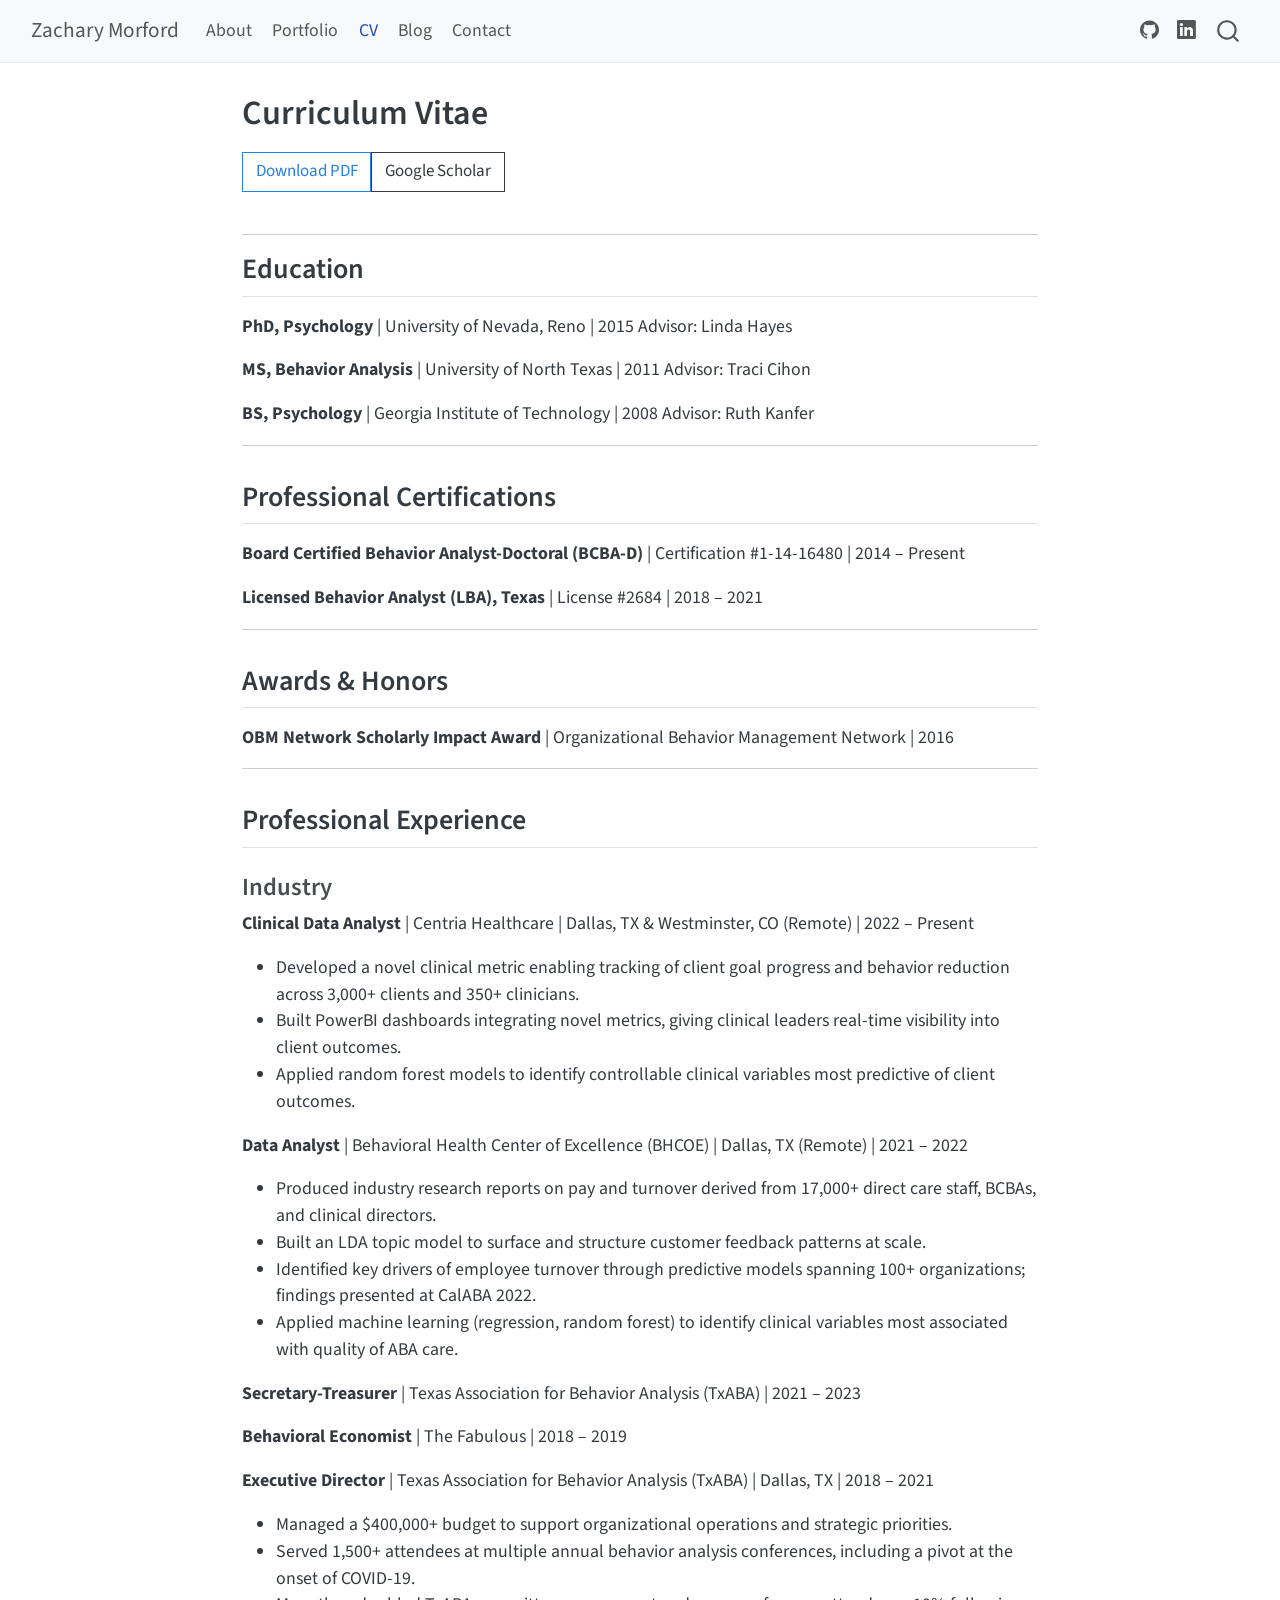
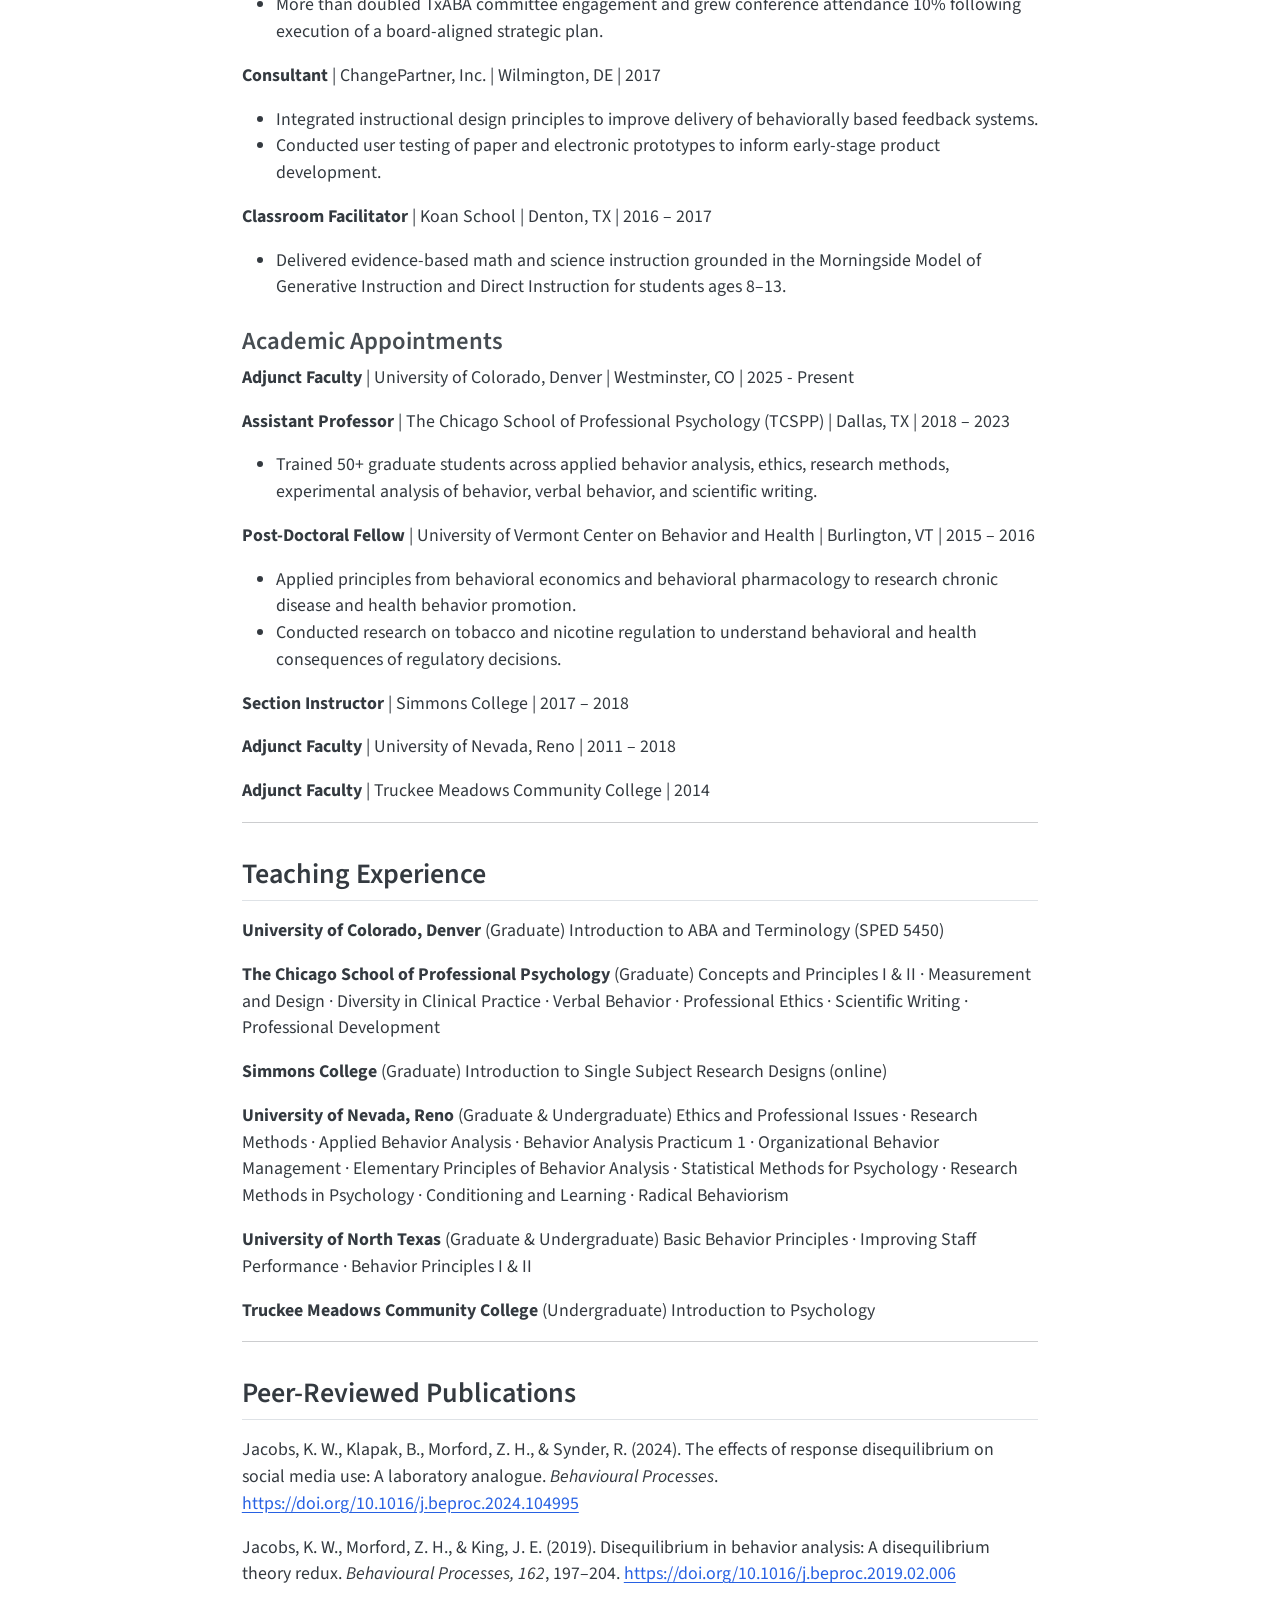
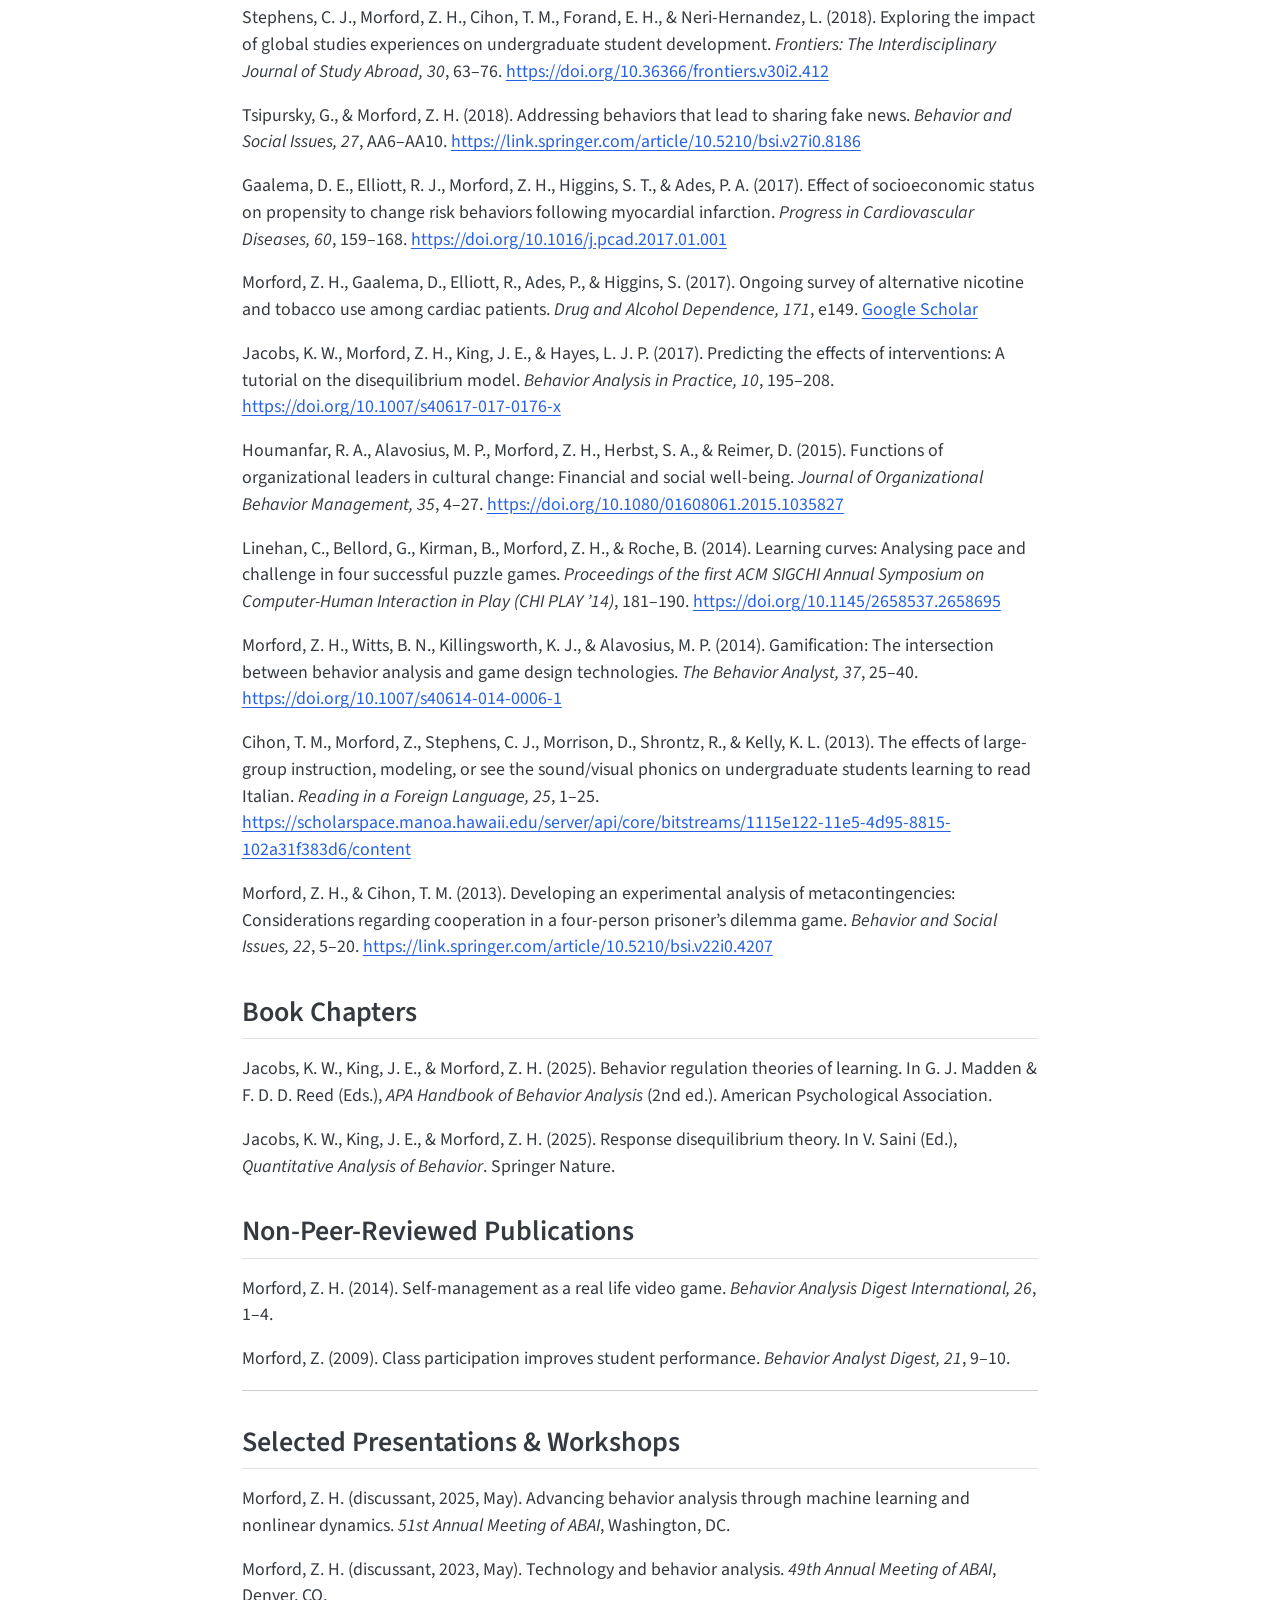
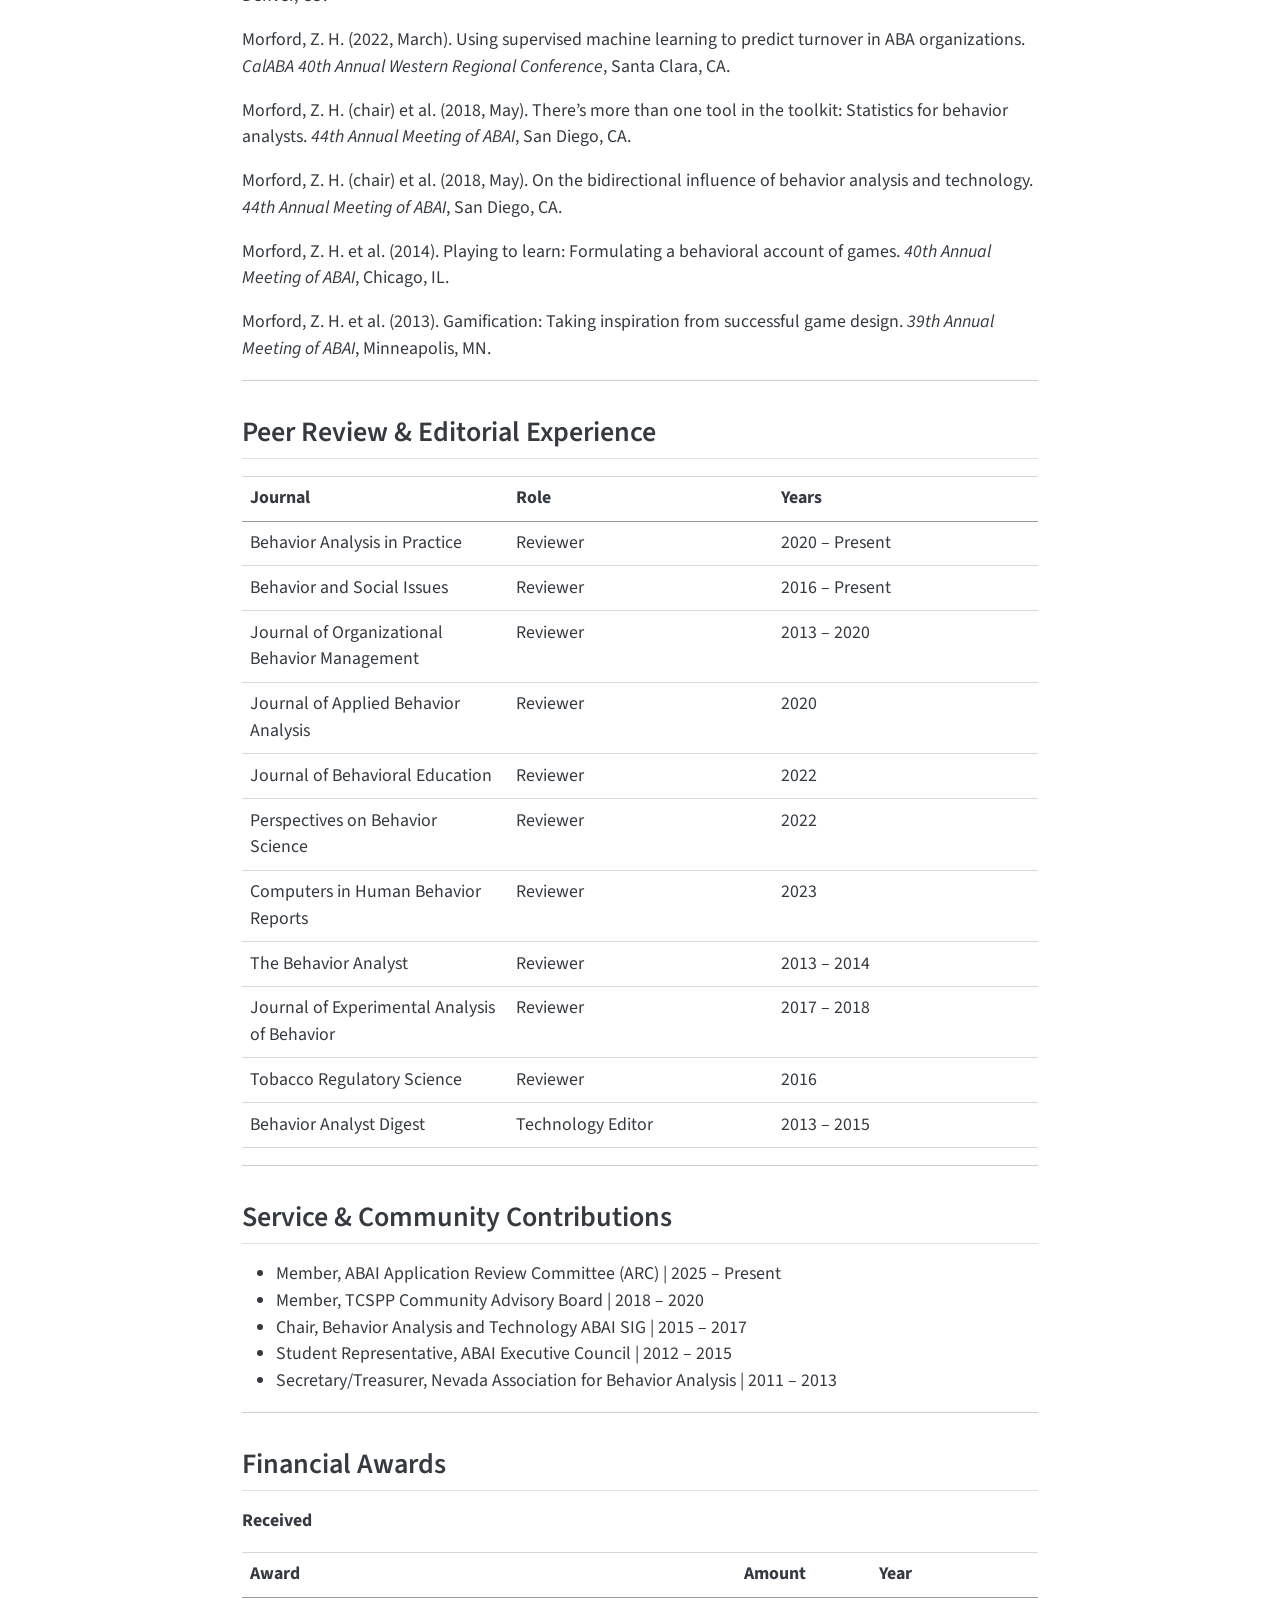
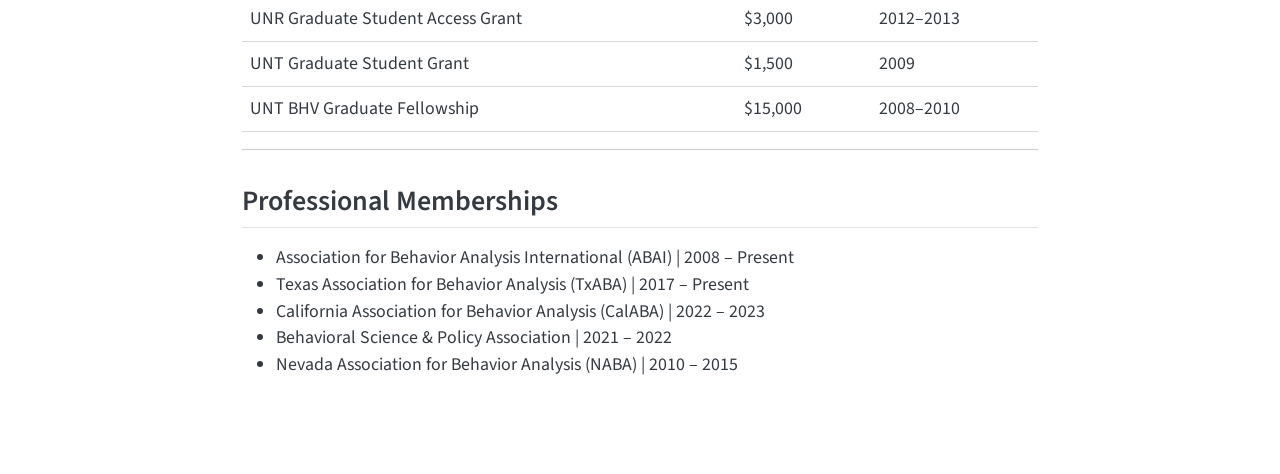
<file: cv.html>
<!DOCTYPE html>
<html xmlns="http://www.w3.org/1999/xhtml" lang="en" xml:lang="en"><head>

<meta charset="utf-8">
<meta name="generator" content="quarto-1.9.37">

<meta name="viewport" content="width=device-width, initial-scale=1.0, user-scalable=yes">


<title>Curriculum Vitae – Zachary Morford</title>
<style>
/* Default styles provided by pandoc.
** See https://pandoc.org/MANUAL.html#variables-for-html for config info.
*/
code{white-space: pre-wrap;}
span.smallcaps{font-variant: small-caps;}
div.columns{display: flex; gap: min(4vw, 1.5em);}
div.column{flex: auto; overflow-x: auto;}
div.hanging-indent{margin-left: 1.5em; text-indent: -1.5em;}
ul.task-list{list-style: none;}
ul.task-list li input[type="checkbox"] {
  width: 0.8em;
  margin: 0 0.8em 0.2em -1em; /* quarto-specific, see https://github.com/quarto-dev/quarto-cli/issues/4556 */ 
  vertical-align: middle;
}
</style>


<script src="site_libs/quarto-nav/quarto-nav.js"></script>
<script src="site_libs/quarto-nav/headroom.min.js"></script>
<script src="site_libs/clipboard/clipboard.min.js"></script>
<script src="site_libs/quarto-search/autocomplete.umd.js"></script>
<script src="site_libs/quarto-search/fuse.min.js"></script>
<script src="site_libs/quarto-search/quarto-search.js"></script>
<meta name="quarto:offset" content="./">
<script src="site_libs/quarto-html/quarto.js" type="module"></script>
<script src="site_libs/quarto-html/tabsets/tabsets.js" type="module"></script>
<script src="site_libs/quarto-html/popper.min.js"></script>
<script src="site_libs/quarto-html/tippy.umd.min.js"></script>
<script src="site_libs/quarto-html/anchor.min.js"></script>
<link href="site_libs/quarto-html/tippy.css" rel="stylesheet">
<link href="site_libs/quarto-html/quarto-syntax-highlighting-7f8f88aac4f3542376d5c11b86a4c14d.css" rel="stylesheet" id="quarto-text-highlighting-styles">
<script src="site_libs/bootstrap/bootstrap.min.js"></script>
<link href="site_libs/bootstrap/bootstrap-icons.css" rel="stylesheet">
<link href="site_libs/bootstrap/bootstrap-3e7735b7b22659e5fa437aca0bb49075.min.css" rel="stylesheet" append-hash="true" id="quarto-bootstrap" data-mode="light">
<script id="quarto-search-options" type="application/json">{
  "location": "navbar",
  "copy-button": false,
  "collapse-after": 3,
  "panel-placement": "end",
  "type": "overlay",
  "limit": 50,
  "keyboard-shortcut": [
    "f",
    "/",
    "s"
  ],
  "show-item-context": false,
  "language": {
    "search-no-results-text": "No results",
    "search-matching-documents-text": "matching documents",
    "search-copy-link-title": "Copy link to search",
    "search-hide-matches-text": "Hide additional matches",
    "search-more-match-text": "more match in this document",
    "search-more-matches-text": "more matches in this document",
    "search-clear-button-title": "Clear",
    "search-text-placeholder": "",
    "search-detached-cancel-button-title": "Cancel",
    "search-submit-button-title": "Submit",
    "search-label": "Search"
  }
}</script>


<link rel="stylesheet" href="styles.css">
</head>

<body class="nav-fixed fullcontent quarto-light">

<div id="quarto-search-results"></div>
  <header id="quarto-header" class="headroom fixed-top">
    <nav class="navbar navbar-expand-lg " data-bs-theme="dark">
      <div class="navbar-container container-fluid">
      <div class="navbar-brand-container mx-auto">
    <a class="navbar-brand" href="./index.html">
    <span class="navbar-title">Zachary Morford</span>
    </a>
  </div>
            <div id="quarto-search" class="" title="Search"></div>
          <button class="navbar-toggler" type="button" data-bs-toggle="collapse" data-bs-target="#navbarCollapse" aria-controls="navbarCollapse" role="menu" aria-expanded="false" aria-label="Toggle navigation" onclick="if (window.quartoToggleHeadroom) { window.quartoToggleHeadroom(); }">
  <span class="navbar-toggler-icon"></span>
</button>
          <div class="collapse navbar-collapse" id="navbarCollapse">
            <ul class="navbar-nav navbar-nav-scroll me-auto">
  <li class="nav-item">
    <a class="nav-link" href="./index.html"> 
<span class="menu-text">About</span></a>
  </li>  
  <li class="nav-item">
    <a class="nav-link" href="./portfolio.html"> 
<span class="menu-text">Portfolio</span></a>
  </li>  
  <li class="nav-item">
    <a class="nav-link active" href="./cv.html" aria-current="page"> 
<span class="menu-text">CV</span></a>
  </li>  
  <li class="nav-item">
    <a class="nav-link" href="./blog/index.html"> 
<span class="menu-text">Blog</span></a>
  </li>  
  <li class="nav-item">
    <a class="nav-link" href="./contact.html"> 
<span class="menu-text">Contact</span></a>
  </li>  
</ul>
            <ul class="navbar-nav navbar-nav-scroll ms-auto">
  <li class="nav-item compact">
    <a class="nav-link" href="https://github.com/"> <i class="bi bi-github" role="img" aria-label="GitHub">
</i> 
<span class="menu-text"></span></a>
  </li>  
  <li class="nav-item compact">
    <a class="nav-link" href="https://linkedin.com/in/"> <i class="bi bi-linkedin" role="img" aria-label="LinkedIn">
</i> 
<span class="menu-text"></span></a>
  </li>  
</ul>
          </div> <!-- /navcollapse -->
            <div class="quarto-navbar-tools">
</div>
      </div> <!-- /container-fluid -->
    </nav>
</header>
<!-- content -->
<div id="quarto-content" class="quarto-container page-columns page-rows-contents page-layout-article page-navbar">
<!-- sidebar -->
<!-- margin-sidebar -->
    
<!-- main -->
<main class="content" id="quarto-document-content">

<header id="title-block-header" class="quarto-title-block default">
<div class="quarto-title">
<h1 class="title">Curriculum Vitae</h1>
</div>



<div class="quarto-title-meta">

    
  
    
  </div>
  


</header>


<div style="display:flex; align-items:center; gap:1rem; margin-bottom:1.5rem;">
<p><a href="assets/Morford Vitae 2026, 01.pdf" class="btn btn-outline-primary" style="margin:0;">Download PDF</a><a href="https://scholar.google.com/citations?user=spSifXcAAAAJ&amp;hl=en" class="btn btn-outline-secondary" style="margin:0;">Google Scholar</a></p>
</div>
<hr>
<section id="education" class="level2">
<h2 class="anchored" data-anchor-id="education">Education</h2>
<p><strong>PhD, Psychology</strong> | University of Nevada, Reno | 2015 Advisor: Linda Hayes</p>
<p><strong>MS, Behavior Analysis</strong> | University of North Texas | 2011 Advisor: Traci Cihon</p>
<p><strong>BS, Psychology</strong> | Georgia Institute of Technology | 2008 Advisor: Ruth Kanfer</p>
<hr>
</section>
<section id="professional-certifications" class="level2">
<h2 class="anchored" data-anchor-id="professional-certifications">Professional Certifications</h2>
<p><strong>Board Certified Behavior Analyst-Doctoral (BCBA-D)</strong> | Certification #1-14-16480 | 2014 – Present</p>
<p><strong>Licensed Behavior Analyst (LBA), Texas</strong> | License #2684 | 2018 – 2021</p>
<hr>
</section>
<section id="awards-honors" class="level2">
<h2 class="anchored" data-anchor-id="awards-honors">Awards &amp; Honors</h2>
<p><strong>OBM Network Scholarly Impact Award</strong> | Organizational Behavior Management Network | 2016</p>
<hr>
</section>
<section id="professional-experience" class="level2">
<h2 class="anchored" data-anchor-id="professional-experience">Professional Experience</h2>
<section id="industry" class="level3">
<h3 class="anchored" data-anchor-id="industry">Industry</h3>
<p><strong>Clinical Data Analyst</strong> | Centria Healthcare | Dallas, TX &amp; Westminster, CO (Remote) | 2022 – Present</p>
<ul>
<li>Developed a novel clinical metric enabling tracking of client goal progress and behavior reduction across 3,000+ clients and 350+ clinicians.</li>
<li>Built PowerBI dashboards integrating novel metrics, giving clinical leaders real-time visibility into client outcomes.</li>
<li>Applied random forest models to identify controllable clinical variables most predictive of client outcomes.</li>
</ul>
<p><strong>Data Analyst</strong> | Behavioral Health Center of Excellence (BHCOE) | Dallas, TX (Remote) | 2021 – 2022</p>
<ul>
<li>Produced industry research reports on pay and turnover derived from 17,000+ direct care staff, BCBAs, and clinical directors.</li>
<li>Built an LDA topic model to surface and structure customer feedback patterns at scale.</li>
<li>Identified key drivers of employee turnover through predictive models spanning 100+ organizations; findings presented at CalABA 2022.</li>
<li>Applied machine learning (regression, random forest) to identify clinical variables most associated with quality of ABA care.</li>
</ul>
<p><strong>Secretary-Treasurer</strong> | Texas Association for Behavior Analysis (TxABA) | 2021 – 2023</p>
<p><strong>Behavioral Economist</strong> | The Fabulous | 2018 – 2019</p>
<p><strong>Executive Director</strong> | Texas Association for Behavior Analysis (TxABA) | Dallas, TX | 2018 – 2021</p>
<ul>
<li>Managed a $400,000+ budget to support organizational operations and strategic priorities.</li>
<li>Served 1,500+ attendees at multiple annual behavior analysis conferences, including a pivot at the onset of COVID-19.</li>
<li>More than doubled TxABA committee engagement and grew conference attendance 10% following execution of a board-aligned strategic plan.</li>
</ul>
<p><strong>Consultant</strong> | ChangePartner, Inc.&nbsp;| Wilmington, DE | 2017</p>
<ul>
<li>Integrated instructional design principles to improve delivery of behaviorally based feedback systems.</li>
<li>Conducted user testing of paper and electronic prototypes to inform early-stage product development.</li>
</ul>
<p><strong>Classroom Facilitator</strong> | Koan School | Denton, TX | 2016 – 2017</p>
<ul>
<li>Delivered evidence-based math and science instruction grounded in the Morningside Model of Generative Instruction and Direct Instruction for students ages 8–13.</li>
</ul>
</section>
<section id="academic-appointments" class="level3">
<h3 class="anchored" data-anchor-id="academic-appointments">Academic Appointments</h3>
<p><strong>Adjunct Faculty</strong> | University of Colorado, Denver | Westminster, CO | 2025 - Present</p>
<p><strong>Assistant Professor</strong> | The Chicago School of Professional Psychology (TCSPP) | Dallas, TX | 2018 – 2023</p>
<ul>
<li>Trained 50+ graduate students across applied behavior analysis, ethics, research methods, experimental analysis of behavior, verbal behavior, and scientific writing.</li>
</ul>
<p><strong>Post-Doctoral Fellow</strong> | University of Vermont Center on Behavior and Health | Burlington, VT | 2015 – 2016</p>
<ul>
<li>Applied principles from behavioral economics and behavioral pharmacology to research chronic disease and health behavior promotion.</li>
<li>Conducted research on tobacco and nicotine regulation to understand behavioral and health consequences of regulatory decisions.</li>
</ul>
<p><strong>Section Instructor</strong> | Simmons College | 2017 – 2018</p>
<p><strong>Adjunct Faculty</strong> | University of Nevada, Reno | 2011 – 2018</p>
<p><strong>Adjunct Faculty</strong> | Truckee Meadows Community College | 2014</p>
<hr>
</section>
</section>
<section id="teaching-experience" class="level2">
<h2 class="anchored" data-anchor-id="teaching-experience">Teaching Experience</h2>
<p><strong>University of Colorado, Denver</strong> (Graduate) Introduction to ABA and Terminology (SPED 5450)</p>
<p><strong>The Chicago School of Professional Psychology</strong> (Graduate) Concepts and Principles I &amp; II · Measurement and Design · Diversity in Clinical Practice · Verbal Behavior · Professional Ethics · Scientific Writing · Professional Development</p>
<p><strong>Simmons College</strong> (Graduate) Introduction to Single Subject Research Designs (online)</p>
<p><strong>University of Nevada, Reno</strong> (Graduate &amp; Undergraduate) Ethics and Professional Issues · Research Methods · Applied Behavior Analysis · Behavior Analysis Practicum 1 · Organizational Behavior Management · Elementary Principles of Behavior Analysis · Statistical Methods for Psychology · Research Methods in Psychology · Conditioning and Learning · Radical Behaviorism</p>
<p><strong>University of North Texas</strong> (Graduate &amp; Undergraduate) Basic Behavior Principles · Improving Staff Performance · Behavior Principles I &amp; II</p>
<p><strong>Truckee Meadows Community College</strong> (Undergraduate) Introduction to Psychology</p>
<hr>
</section>
<section id="peer-reviewed-publications" class="level2">
<h2 class="anchored" data-anchor-id="peer-reviewed-publications">Peer-Reviewed Publications</h2>
<p>Jacobs, K. W., Klapak, B., Morford, Z. H., &amp; Synder, R. (2024). The effects of response disequilibrium on social media use: A laboratory analogue. <em>Behavioural Processes</em>. <a href="https://doi.org/10.1016/j.beproc.2024.104995">https://doi.org/10.1016/j.beproc.2024.104995</a></p>
<p>Jacobs, K. W., Morford, Z. H., &amp; King, J. E. (2019). Disequilibrium in behavior analysis: A disequilibrium theory redux. <em>Behavioural Processes, 162</em>, 197–204. <a href="https://doi.org/10.1016/j.beproc.2019.02.006">https://doi.org/10.1016/j.beproc.2019.02.006</a></p>
<p>Stephens, C. J., Morford, Z. H., Cihon, T. M., Forand, E. H., &amp; Neri-Hernandez, L. (2018). Exploring the impact of global studies experiences on undergraduate student development. <em>Frontiers: The Interdisciplinary Journal of Study Abroad, 30</em>, 63–76. <a href="https://doi.org/10.36366/frontiers.v30i2.412">https://doi.org/10.36366/frontiers.v30i2.412</a></p>
<p>Tsipursky, G., &amp; Morford, Z. H. (2018). Addressing behaviors that lead to sharing fake news. <em>Behavior and Social Issues, 27</em>, AA6–AA10. <a href="https://link.springer.com/article/10.5210/bsi.v27i0.8186">https://link.springer.com/article/10.5210/bsi.v27i0.8186</a></p>
<p>Gaalema, D. E., Elliott, R. J., Morford, Z. H., Higgins, S. T., &amp; Ades, P. A. (2017). Effect of socioeconomic status on propensity to change risk behaviors following myocardial infarction. <em>Progress in Cardiovascular Diseases, 60</em>, 159–168. <a href="https://doi.org/10.1016/j.pcad.2017.01.001">https://doi.org/10.1016/j.pcad.2017.01.001</a></p>
<p>Morford, Z. H., Gaalema, D., Elliott, R., Ades, P., &amp; Higgins, S. (2017). Ongoing survey of alternative nicotine and tobacco use among cardiac patients. <em>Drug and Alcohol Dependence, 171</em>, e149. <a href="https://scholar.google.com/scholar?q=Ongoing+survey+alternative+nicotine+tobacco+use+cardiac+patients+Morford+Gaalema">Google Scholar</a></p>
<p>Jacobs, K. W., Morford, Z. H., King, J. E., &amp; Hayes, L. J. P. (2017). Predicting the effects of interventions: A tutorial on the disequilibrium model. <em>Behavior Analysis in Practice, 10</em>, 195–208. <a href="https://doi.org/10.1007/s40617-017-0176-x">https://doi.org/10.1007/s40617-017-0176-x</a></p>
<p>Houmanfar, R. A., Alavosius, M. P., Morford, Z. H., Herbst, S. A., &amp; Reimer, D. (2015). Functions of organizational leaders in cultural change: Financial and social well-being. <em>Journal of Organizational Behavior Management, 35</em>, 4–27. <a href="https://doi.org/10.1080/01608061.2015.1035827">https://doi.org/10.1080/01608061.2015.1035827</a></p>
<p>Linehan, C., Bellord, G., Kirman, B., Morford, Z. H., &amp; Roche, B. (2014). Learning curves: Analysing pace and challenge in four successful puzzle games. <em>Proceedings of the first ACM SIGCHI Annual Symposium on Computer-Human Interaction in Play (CHI PLAY ’14)</em>, 181–190. <a href="https://doi.org/10.1145/2658537.2658695">https://doi.org/10.1145/2658537.2658695</a></p>
<p>Morford, Z. H., Witts, B. N., Killingsworth, K. J., &amp; Alavosius, M. P. (2014). Gamification: The intersection between behavior analysis and game design technologies. <em>The Behavior Analyst, 37</em>, 25–40. <a href="https://doi.org/10.1007/s40614-014-0006-1">https://doi.org/10.1007/s40614-014-0006-1</a></p>
<p>Cihon, T. M., Morford, Z., Stephens, C. J., Morrison, D., Shrontz, R., &amp; Kelly, K. L. (2013). The effects of large-group instruction, modeling, or see the sound/visual phonics on undergraduate students learning to read Italian. <em>Reading in a Foreign Language, 25</em>, 1–25. <a href="https://scholarspace.manoa.hawaii.edu/server/api/core/bitstreams/1115e122-11e5-4d95-8815-102a31f383d6/content">https://scholarspace.manoa.hawaii.edu/server/api/core/bitstreams/1115e122-11e5-4d95-8815-102a31f383d6/content</a></p>
<p>Morford, Z. H., &amp; Cihon, T. M. (2013). Developing an experimental analysis of metacontingencies: Considerations regarding cooperation in a four-person prisoner’s dilemma game. <em>Behavior and Social Issues, 22</em>, 5–20. <a href="https://link.springer.com/article/10.5210/bsi.v22i0.4207">https://link.springer.com/article/10.5210/bsi.v22i0.4207</a></p>
</section>
<section id="book-chapters" class="level2">
<h2 class="anchored" data-anchor-id="book-chapters">Book Chapters</h2>
<p>Jacobs, K. W., King, J. E., &amp; Morford, Z. H. (2025). Behavior regulation theories of learning. In G. J. Madden &amp; F. D. D. Reed (Eds.), <em>APA Handbook of Behavior Analysis</em> (2nd ed.). American Psychological Association.</p>
<p>Jacobs, K. W., King, J. E., &amp; Morford, Z. H. (2025). Response disequilibrium theory. In V. Saini (Ed.), <em>Quantitative Analysis of Behavior</em>. Springer Nature.</p>
</section>
<section id="non-peer-reviewed-publications" class="level2">
<h2 class="anchored" data-anchor-id="non-peer-reviewed-publications">Non-Peer-Reviewed Publications</h2>
<p>Morford, Z. H. (2014). Self-management as a real life video game. <em>Behavior Analysis Digest International, 26</em>, 1–4.</p>
<p>Morford, Z. (2009). Class participation improves student performance. <em>Behavior Analyst Digest, 21</em>, 9–10.</p>
<hr>
</section>
<section id="selected-presentations-workshops" class="level2">
<h2 class="anchored" data-anchor-id="selected-presentations-workshops">Selected Presentations &amp; Workshops</h2>
<p>Morford, Z. H. (discussant, 2025, May). Advancing behavior analysis through machine learning and nonlinear dynamics. <em>51st Annual Meeting of ABAI</em>, Washington, DC.</p>
<p>Morford, Z. H. (discussant, 2023, May). Technology and behavior analysis. <em>49th Annual Meeting of ABAI</em>, Denver, CO.</p>
<p>Morford, Z. H. (2022, March). Using supervised machine learning to predict turnover in ABA organizations. <em>CalABA 40th Annual Western Regional Conference</em>, Santa Clara, CA.</p>
<p>Morford, Z. H. (chair) et al.&nbsp;(2018, May). There’s more than one tool in the toolkit: Statistics for behavior analysts. <em>44th Annual Meeting of ABAI</em>, San Diego, CA.</p>
<p>Morford, Z. H. (chair) et al.&nbsp;(2018, May). On the bidirectional influence of behavior analysis and technology. <em>44th Annual Meeting of ABAI</em>, San Diego, CA.</p>
<p>Morford, Z. H. et al.&nbsp;(2014). Playing to learn: Formulating a behavioral account of games. <em>40th Annual Meeting of ABAI</em>, Chicago, IL.</p>
<p>Morford, Z. H. et al.&nbsp;(2013). Gamification: Taking inspiration from successful game design. <em>39th Annual Meeting of ABAI</em>, Minneapolis, MN.</p>
<hr>
</section>
<section id="peer-review-editorial-experience" class="level2">
<h2 class="anchored" data-anchor-id="peer-review-editorial-experience">Peer Review &amp; Editorial Experience</h2>
<table class="caption-top table">
<colgroup>
<col style="width: 33%">
<col style="width: 33%">
<col style="width: 33%">
</colgroup>
<thead>
<tr class="header">
<th>Journal</th>
<th>Role</th>
<th>Years</th>
</tr>
</thead>
<tbody>
<tr class="odd">
<td>Behavior Analysis in Practice</td>
<td>Reviewer</td>
<td>2020 – Present</td>
</tr>
<tr class="even">
<td>Behavior and Social Issues</td>
<td>Reviewer</td>
<td>2016 – Present</td>
</tr>
<tr class="odd">
<td>Journal of Organizational Behavior Management</td>
<td>Reviewer</td>
<td>2013 – 2020</td>
</tr>
<tr class="even">
<td>Journal of Applied Behavior Analysis</td>
<td>Reviewer</td>
<td>2020</td>
</tr>
<tr class="odd">
<td>Journal of Behavioral Education</td>
<td>Reviewer</td>
<td>2022</td>
</tr>
<tr class="even">
<td>Perspectives on Behavior Science</td>
<td>Reviewer</td>
<td>2022</td>
</tr>
<tr class="odd">
<td>Computers in Human Behavior Reports</td>
<td>Reviewer</td>
<td>2023</td>
</tr>
<tr class="even">
<td>The Behavior Analyst</td>
<td>Reviewer</td>
<td>2013 – 2014</td>
</tr>
<tr class="odd">
<td>Journal of Experimental Analysis of Behavior</td>
<td>Reviewer</td>
<td>2017 – 2018</td>
</tr>
<tr class="even">
<td>Tobacco Regulatory Science</td>
<td>Reviewer</td>
<td>2016</td>
</tr>
<tr class="odd">
<td>Behavior Analyst Digest</td>
<td>Technology Editor</td>
<td>2013 – 2015</td>
</tr>
</tbody>
</table>
<hr>
</section>
<section id="service-community-contributions" class="level2">
<h2 class="anchored" data-anchor-id="service-community-contributions">Service &amp; Community Contributions</h2>
<ul>
<li>Member, ABAI Application Review Committee (ARC) | 2025 – Present</li>
<li>Member, TCSPP Community Advisory Board | 2018 – 2020</li>
<li>Chair, Behavior Analysis and Technology ABAI SIG | 2015 – 2017</li>
<li>Student Representative, ABAI Executive Council | 2012 – 2015</li>
<li>Secretary/Treasurer, Nevada Association for Behavior Analysis | 2011 – 2013</li>
</ul>
<hr>
</section>
<section id="financial-awards" class="level2">
<h2 class="anchored" data-anchor-id="financial-awards">Financial Awards</h2>
<p><strong>Received</strong></p>
<table class="caption-top table">
<thead>
<tr class="header">
<th>Award</th>
<th>Amount</th>
<th>Year</th>
</tr>
</thead>
<tbody>
<tr class="odd">
<td>UNR Graduate Student Access Grant</td>
<td>$3,000</td>
<td>2012–2013</td>
</tr>
<tr class="even">
<td>UNT Graduate Student Grant</td>
<td>$1,500</td>
<td>2009</td>
</tr>
<tr class="odd">
<td>UNT BHV Graduate Fellowship</td>
<td>$15,000</td>
<td>2008–2010</td>
</tr>
</tbody>
</table>
<hr>
</section>
<section id="professional-memberships" class="level2">
<h2 class="anchored" data-anchor-id="professional-memberships">Professional Memberships</h2>
<ul>
<li>Association for Behavior Analysis International (ABAI) | 2008 – Present</li>
<li>Texas Association for Behavior Analysis (TxABA) | 2017 – Present</li>
<li>California Association for Behavior Analysis (CalABA) | 2022 – 2023</li>
<li>Behavioral Science &amp; Policy Association | 2021 – 2022</li>
<li>Nevada Association for Behavior Analysis (NABA) | 2010 – 2015</li>
</ul>


</section>

</main> <!-- /main -->
<script id="quarto-html-after-body" type="application/javascript">
  window.document.addEventListener("DOMContentLoaded", function (event) {
    const icon = "";
    const anchorJS = new window.AnchorJS();
    anchorJS.options = {
      placement: 'right',
      icon: icon
    };
    anchorJS.add('.anchored');
    const isCodeAnnotation = (el) => {
      for (const clz of el.classList) {
        if (clz.startsWith('code-annotation-')) {                     
          return true;
        }
      }
      return false;
    }
    const onCopySuccess = function(e) {
      // button target
      const button = e.trigger;
      // don't keep focus
      button.blur();
      // flash "checked"
      button.classList.add('code-copy-button-checked');
      var currentTitle = button.getAttribute("title");
      button.setAttribute("title", "Copied!");
      let tooltip;
      if (window.bootstrap) {
        button.setAttribute("data-bs-toggle", "tooltip");
        button.setAttribute("data-bs-placement", "left");
        button.setAttribute("data-bs-title", "Copied!");
        tooltip = new bootstrap.Tooltip(button, 
          { trigger: "manual", 
            customClass: "code-copy-button-tooltip",
            offset: [0, -8]});
        tooltip.show();    
      }
      setTimeout(function() {
        if (tooltip) {
          tooltip.hide();
          button.removeAttribute("data-bs-title");
          button.removeAttribute("data-bs-toggle");
          button.removeAttribute("data-bs-placement");
        }
        button.setAttribute("title", currentTitle);
        button.classList.remove('code-copy-button-checked');
      }, 1000);
      // clear code selection
      e.clearSelection();
    }
    const getTextToCopy = function(trigger) {
      const outerScaffold = trigger.parentElement.cloneNode(true);
      const codeEl = outerScaffold.querySelector('code');
      for (const childEl of codeEl.children) {
        if (isCodeAnnotation(childEl)) {
          childEl.remove();
        }
      }
      return codeEl.innerText;
    }
    const clipboard = new window.ClipboardJS('.code-copy-button:not([data-in-quarto-modal])', {
      text: getTextToCopy
    });
    clipboard.on('success', onCopySuccess);
    if (window.document.getElementById('quarto-embedded-source-code-modal')) {
      const clipboardModal = new window.ClipboardJS('.code-copy-button[data-in-quarto-modal]', {
        text: getTextToCopy,
        container: window.document.getElementById('quarto-embedded-source-code-modal')
      });
      clipboardModal.on('success', onCopySuccess);
    }
      var localhostRegex = new RegExp(/^(?:http|https):\/\/localhost\:?[0-9]*\//);
      var mailtoRegex = new RegExp(/^mailto:/);
        var filterRegex = new RegExp("https:\/\/zacharymorford\.com");
      var isInternal = (href) => {
          return filterRegex.test(href) || localhostRegex.test(href) || mailtoRegex.test(href);
      }
      // Inspect non-navigation links and adorn them if external
     var links = window.document.querySelectorAll('a[href]:not(.nav-link):not(.navbar-brand):not(.toc-action):not(.sidebar-link):not(.sidebar-item-toggle):not(.pagination-link):not(.no-external):not([aria-hidden]):not(.dropdown-item):not(.quarto-navigation-tool):not(.about-link)');
      for (var i=0; i<links.length; i++) {
        const link = links[i];
        if (!isInternal(link.href)) {
          // undo the damage that might have been done by quarto-nav.js in the case of
          // links that we want to consider external
          if (link.dataset.originalHref !== undefined) {
            link.href = link.dataset.originalHref;
          }
        }
      }
    function tippyHover(el, contentFn, onTriggerFn, onUntriggerFn) {
      const config = {
        allowHTML: true,
        maxWidth: 500,
        delay: 100,
        arrow: false,
        appendTo: function(el) {
            return el.parentElement;
        },
        interactive: true,
        interactiveBorder: 10,
        theme: 'quarto',
        placement: 'bottom-start',
      };
      if (contentFn) {
        config.content = contentFn;
      }
      if (onTriggerFn) {
        config.onTrigger = onTriggerFn;
      }
      if (onUntriggerFn) {
        config.onUntrigger = onUntriggerFn;
      }
      window.tippy(el, config); 
    }
    const noterefs = window.document.querySelectorAll('a[role="doc-noteref"]');
    for (var i=0; i<noterefs.length; i++) {
      const ref = noterefs[i];
      tippyHover(ref, function() {
        // use id or data attribute instead here
        let href = ref.getAttribute('data-footnote-href') || ref.getAttribute('href');
        try { href = new URL(href).hash; } catch {}
        const id = href.replace(/^#\/?/, "");
        const note = window.document.getElementById(id);
        if (note) {
          return note.innerHTML;
        } else {
          return "";
        }
      });
    }
    const xrefs = window.document.querySelectorAll('a.quarto-xref');
    const processXRef = (id, note) => {
      // Strip column container classes
      const stripColumnClz = (el) => {
        el.classList.remove("page-full", "page-columns");
        if (el.children) {
          for (const child of el.children) {
            stripColumnClz(child);
          }
        }
      }
      stripColumnClz(note)
      if (id === null || id.startsWith('sec-')) {
        // Special case sections, only their first couple elements
        const container = document.createElement("div");
        if (note.children && note.children.length > 2) {
          container.appendChild(note.children[0].cloneNode(true));
          for (let i = 1; i < note.children.length; i++) {
            const child = note.children[i];
            if (child.tagName === "P" && child.innerText === "") {
              continue;
            } else {
              container.appendChild(child.cloneNode(true));
              break;
            }
          }
          if (window.Quarto?.typesetMath) {
            window.Quarto.typesetMath(container);
          }
          return container.innerHTML
        } else {
          if (window.Quarto?.typesetMath) {
            window.Quarto.typesetMath(note);
          }
          return note.innerHTML;
        }
      } else {
        // Remove any anchor links if they are present
        const anchorLink = note.querySelector('a.anchorjs-link');
        if (anchorLink) {
          anchorLink.remove();
        }
        if (window.Quarto?.typesetMath) {
          window.Quarto.typesetMath(note);
        }
        if (note.classList.contains("callout")) {
          return note.outerHTML;
        } else {
          return note.innerHTML;
        }
      }
    }
    for (var i=0; i<xrefs.length; i++) {
      const xref = xrefs[i];
      tippyHover(xref, undefined, function(instance) {
        instance.disable();
        let url = xref.getAttribute('href');
        let hash = undefined; 
        if (url.startsWith('#')) {
          hash = url;
        } else {
          try { hash = new URL(url).hash; } catch {}
        }
        if (hash) {
          const id = hash.replace(/^#\/?/, "");
          const note = window.document.getElementById(id);
          if (note !== null) {
            try {
              const html = processXRef(id, note.cloneNode(true));
              instance.setContent(html);
            } finally {
              instance.enable();
              instance.show();
            }
          } else {
            // See if we can fetch this
            fetch(url.split('#')[0])
            .then(res => res.text())
            .then(html => {
              const parser = new DOMParser();
              const htmlDoc = parser.parseFromString(html, "text/html");
              const note = htmlDoc.getElementById(id);
              if (note !== null) {
                const html = processXRef(id, note);
                instance.setContent(html);
              } 
            }).finally(() => {
              instance.enable();
              instance.show();
            });
          }
        } else {
          // See if we can fetch a full url (with no hash to target)
          // This is a special case and we should probably do some content thinning / targeting
          fetch(url)
          .then(res => res.text())
          .then(html => {
            const parser = new DOMParser();
            const htmlDoc = parser.parseFromString(html, "text/html");
            const note = htmlDoc.querySelector('main.content');
            if (note !== null) {
              // This should only happen for chapter cross references
              // (since there is no id in the URL)
              // remove the first header
              if (note.children.length > 0 && note.children[0].tagName === "HEADER") {
                note.children[0].remove();
              }
              const html = processXRef(null, note);
              instance.setContent(html);
            } 
          }).finally(() => {
            instance.enable();
            instance.show();
          });
        }
      }, function(instance) {
      });
    }
        let selectedAnnoteEl;
        const selectorForAnnotation = ( cell, annotation) => {
          let cellAttr = 'data-code-cell="' + cell + '"';
          let lineAttr = 'data-code-annotation="' +  annotation + '"';
          const selector = 'span[' + cellAttr + '][' + lineAttr + ']';
          return selector;
        }
        const selectCodeLines = (annoteEl) => {
          const doc = window.document;
          const targetCell = annoteEl.getAttribute("data-target-cell");
          const targetAnnotation = annoteEl.getAttribute("data-target-annotation");
          const annoteSpan = window.document.querySelector(selectorForAnnotation(targetCell, targetAnnotation));
          const lines = annoteSpan.getAttribute("data-code-lines").split(",");
          const lineIds = lines.map((line) => {
            return targetCell + "-" + line;
          })
          let top = null;
          let height = null;
          let parent = null;
          if (lineIds.length > 0) {
              //compute the position of the single el (top and bottom and make a div)
              const el = window.document.getElementById(lineIds[0]);
              top = el.offsetTop;
              height = el.offsetHeight;
              parent = el.parentElement.parentElement;
            if (lineIds.length > 1) {
              const lastEl = window.document.getElementById(lineIds[lineIds.length - 1]);
              const bottom = lastEl.offsetTop + lastEl.offsetHeight;
              height = bottom - top;
            }
            if (top !== null && height !== null && parent !== null) {
              // cook up a div (if necessary) and position it 
              let div = window.document.getElementById("code-annotation-line-highlight");
              if (div === null) {
                div = window.document.createElement("div");
                div.setAttribute("id", "code-annotation-line-highlight");
                div.style.position = 'absolute';
                parent.appendChild(div);
              }
              div.style.top = top - 2 + "px";
              div.style.height = height + 4 + "px";
              div.style.left = 0;
              let gutterDiv = window.document.getElementById("code-annotation-line-highlight-gutter");
              if (gutterDiv === null) {
                gutterDiv = window.document.createElement("div");
                gutterDiv.setAttribute("id", "code-annotation-line-highlight-gutter");
                gutterDiv.style.position = 'absolute';
                const codeCell = window.document.getElementById(targetCell);
                const gutter = codeCell.querySelector('.code-annotation-gutter');
                gutter.appendChild(gutterDiv);
              }
              gutterDiv.style.top = top - 2 + "px";
              gutterDiv.style.height = height + 4 + "px";
            }
            selectedAnnoteEl = annoteEl;
          }
        };
        const unselectCodeLines = () => {
          const elementsIds = ["code-annotation-line-highlight", "code-annotation-line-highlight-gutter"];
          elementsIds.forEach((elId) => {
            const div = window.document.getElementById(elId);
            if (div) {
              div.remove();
            }
          });
          selectedAnnoteEl = undefined;
        };
          // Handle positioning of the toggle
      window.addEventListener(
        "resize",
        throttle(() => {
          elRect = undefined;
          if (selectedAnnoteEl) {
            selectCodeLines(selectedAnnoteEl);
          }
        }, 10)
      );
      function throttle(fn, ms) {
      let throttle = false;
      let timer;
        return (...args) => {
          if(!throttle) { // first call gets through
              fn.apply(this, args);
              throttle = true;
          } else { // all the others get throttled
              if(timer) clearTimeout(timer); // cancel #2
              timer = setTimeout(() => {
                fn.apply(this, args);
                timer = throttle = false;
              }, ms);
          }
        };
      }
        // Attach click handler to the DT
        const annoteDls = window.document.querySelectorAll('dt[data-target-cell]');
        for (const annoteDlNode of annoteDls) {
          annoteDlNode.addEventListener('click', (event) => {
            const clickedEl = event.target;
            if (clickedEl !== selectedAnnoteEl) {
              unselectCodeLines();
              const activeEl = window.document.querySelector('dt[data-target-cell].code-annotation-active');
              if (activeEl) {
                activeEl.classList.remove('code-annotation-active');
              }
              selectCodeLines(clickedEl);
              clickedEl.classList.add('code-annotation-active');
            } else {
              // Unselect the line
              unselectCodeLines();
              clickedEl.classList.remove('code-annotation-active');
            }
          });
        }
    const findCites = (el) => {
      const parentEl = el.parentElement;
      if (parentEl) {
        const cites = parentEl.dataset.cites;
        if (cites) {
          return {
            el,
            cites: cites.split(' ')
          };
        } else {
          return findCites(el.parentElement)
        }
      } else {
        return undefined;
      }
    };
    var bibliorefs = window.document.querySelectorAll('a[role="doc-biblioref"]');
    for (var i=0; i<bibliorefs.length; i++) {
      const ref = bibliorefs[i];
      const citeInfo = findCites(ref);
      if (citeInfo) {
        tippyHover(citeInfo.el, function() {
          var popup = window.document.createElement('div');
          citeInfo.cites.forEach(function(cite) {
            var citeDiv = window.document.createElement('div');
            citeDiv.classList.add('hanging-indent');
            citeDiv.classList.add('csl-entry');
            var biblioDiv = window.document.getElementById('ref-' + cite);
            if (biblioDiv) {
              citeDiv.innerHTML = biblioDiv.innerHTML;
            }
            popup.appendChild(citeDiv);
          });
          return popup.innerHTML;
        });
      }
    }
  });
  </script>
</div> <!-- /content -->




</body></html>
</file>
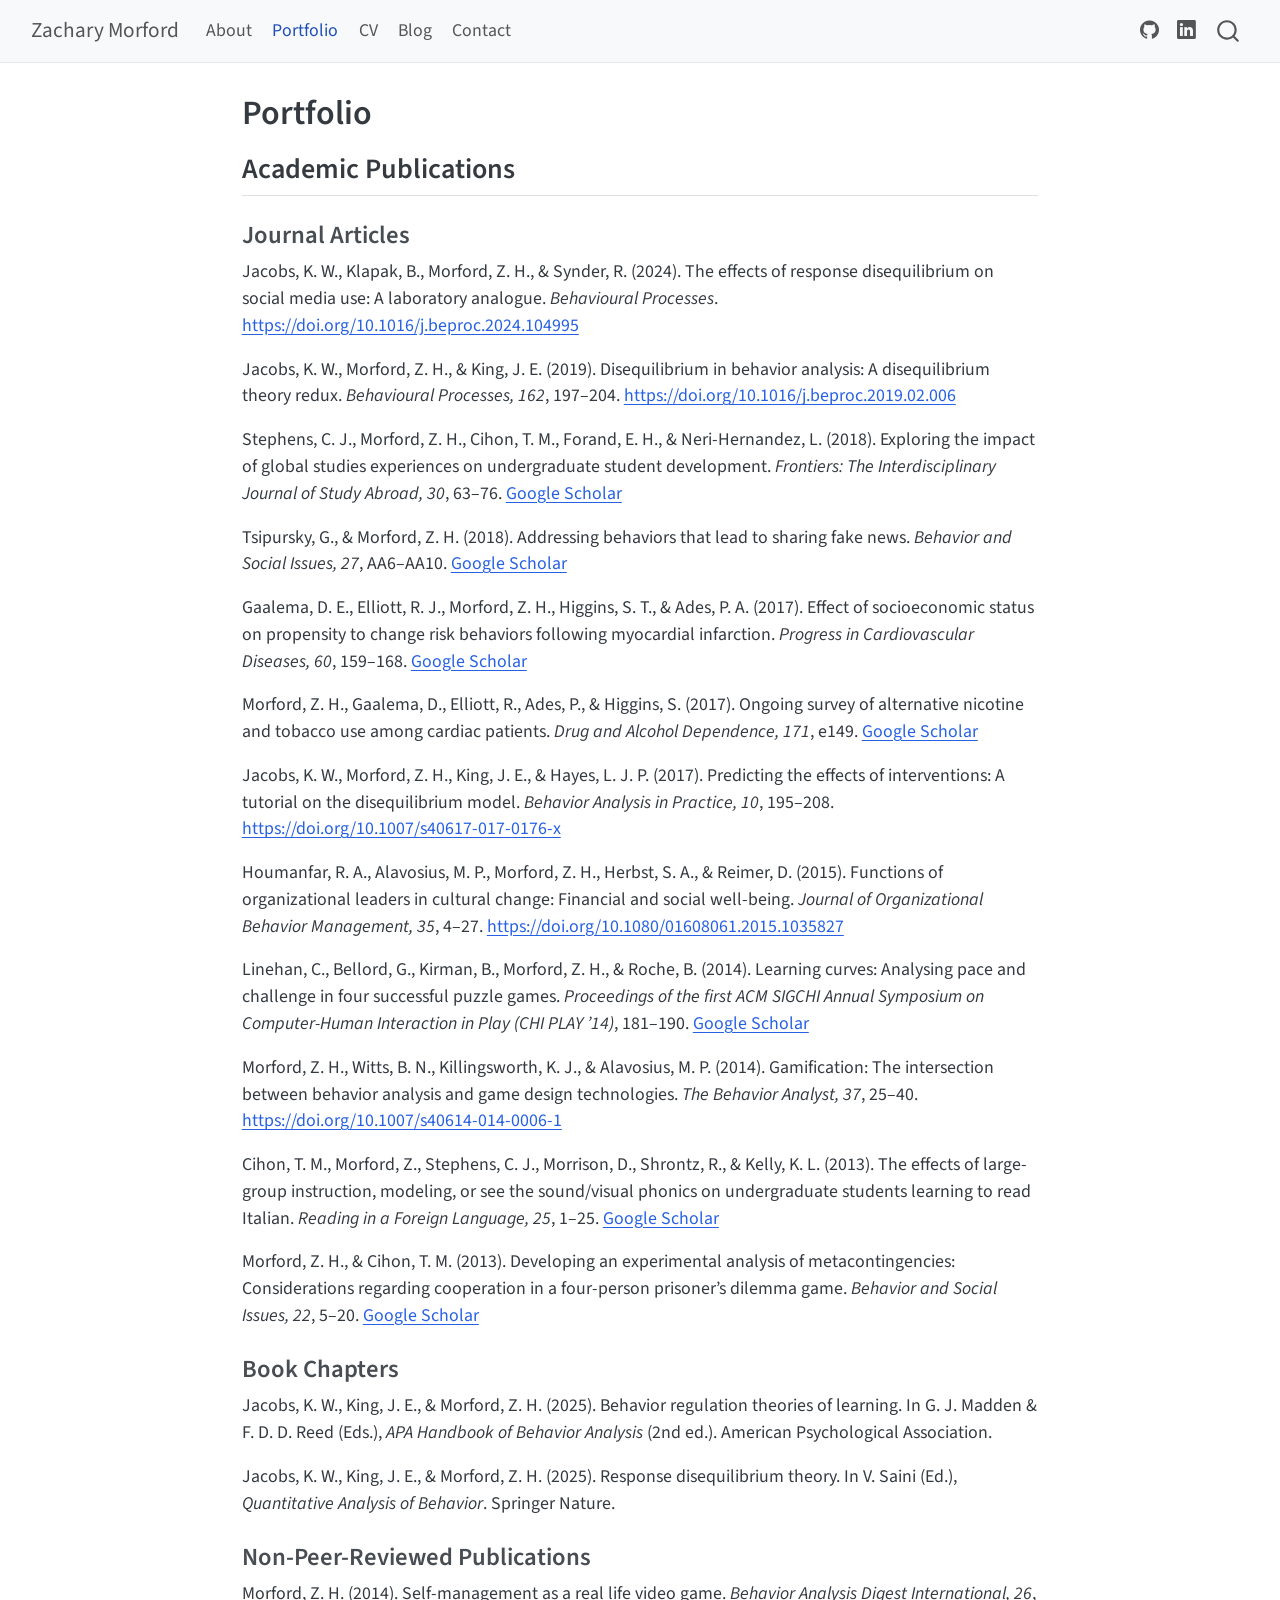
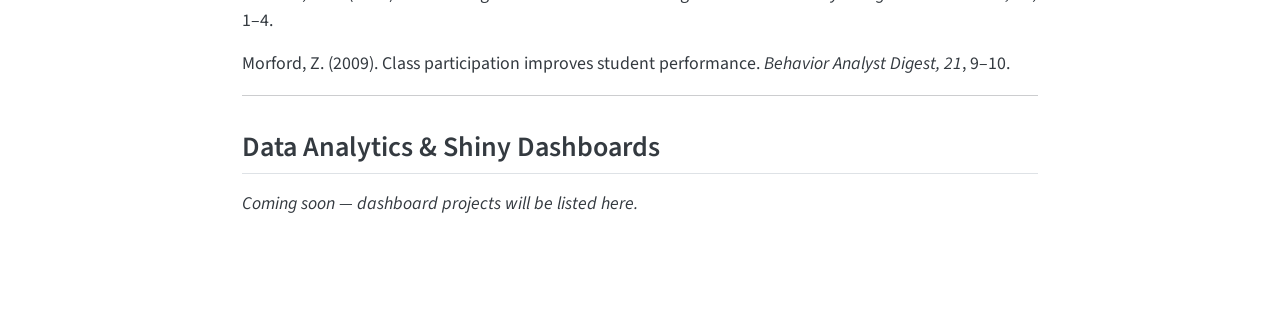
<file: portfolio.html>
<!DOCTYPE html>
<html xmlns="http://www.w3.org/1999/xhtml" lang="en" xml:lang="en"><head>

<meta charset="utf-8">
<meta name="generator" content="quarto-1.9.37">

<meta name="viewport" content="width=device-width, initial-scale=1.0, user-scalable=yes">


<title>Portfolio – Zachary Morford</title>
<style>
/* Default styles provided by pandoc.
** See https://pandoc.org/MANUAL.html#variables-for-html for config info.
*/
code{white-space: pre-wrap;}
span.smallcaps{font-variant: small-caps;}
div.columns{display: flex; gap: min(4vw, 1.5em);}
div.column{flex: auto; overflow-x: auto;}
div.hanging-indent{margin-left: 1.5em; text-indent: -1.5em;}
ul.task-list{list-style: none;}
ul.task-list li input[type="checkbox"] {
  width: 0.8em;
  margin: 0 0.8em 0.2em -1em; /* quarto-specific, see https://github.com/quarto-dev/quarto-cli/issues/4556 */ 
  vertical-align: middle;
}
</style>


<script src="site_libs/quarto-nav/quarto-nav.js"></script>
<script src="site_libs/quarto-nav/headroom.min.js"></script>
<script src="site_libs/clipboard/clipboard.min.js"></script>
<script src="site_libs/quarto-search/autocomplete.umd.js"></script>
<script src="site_libs/quarto-search/fuse.min.js"></script>
<script src="site_libs/quarto-search/quarto-search.js"></script>
<meta name="quarto:offset" content="./">
<script src="site_libs/quarto-html/quarto.js" type="module"></script>
<script src="site_libs/quarto-html/tabsets/tabsets.js" type="module"></script>
<script src="site_libs/quarto-html/popper.min.js"></script>
<script src="site_libs/quarto-html/tippy.umd.min.js"></script>
<script src="site_libs/quarto-html/anchor.min.js"></script>
<link href="site_libs/quarto-html/tippy.css" rel="stylesheet">
<link href="site_libs/quarto-html/quarto-syntax-highlighting-7f8f88aac4f3542376d5c11b86a4c14d.css" rel="stylesheet" id="quarto-text-highlighting-styles">
<script src="site_libs/bootstrap/bootstrap.min.js"></script>
<link href="site_libs/bootstrap/bootstrap-icons.css" rel="stylesheet">
<link href="site_libs/bootstrap/bootstrap-3e7735b7b22659e5fa437aca0bb49075.min.css" rel="stylesheet" append-hash="true" id="quarto-bootstrap" data-mode="light">
<script id="quarto-search-options" type="application/json">{
  "location": "navbar",
  "copy-button": false,
  "collapse-after": 3,
  "panel-placement": "end",
  "type": "overlay",
  "limit": 50,
  "keyboard-shortcut": [
    "f",
    "/",
    "s"
  ],
  "show-item-context": false,
  "language": {
    "search-no-results-text": "No results",
    "search-matching-documents-text": "matching documents",
    "search-copy-link-title": "Copy link to search",
    "search-hide-matches-text": "Hide additional matches",
    "search-more-match-text": "more match in this document",
    "search-more-matches-text": "more matches in this document",
    "search-clear-button-title": "Clear",
    "search-text-placeholder": "",
    "search-detached-cancel-button-title": "Cancel",
    "search-submit-button-title": "Submit",
    "search-label": "Search"
  }
}</script>


<link rel="stylesheet" href="styles.css">
</head>

<body class="nav-fixed fullcontent quarto-light">

<div id="quarto-search-results"></div>
  <header id="quarto-header" class="headroom fixed-top">
    <nav class="navbar navbar-expand-lg " data-bs-theme="dark">
      <div class="navbar-container container-fluid">
      <div class="navbar-brand-container mx-auto">
    <a class="navbar-brand" href="./index.html">
    <span class="navbar-title">Zachary Morford</span>
    </a>
  </div>
            <div id="quarto-search" class="" title="Search"></div>
          <button class="navbar-toggler" type="button" data-bs-toggle="collapse" data-bs-target="#navbarCollapse" aria-controls="navbarCollapse" role="menu" aria-expanded="false" aria-label="Toggle navigation" onclick="if (window.quartoToggleHeadroom) { window.quartoToggleHeadroom(); }">
  <span class="navbar-toggler-icon"></span>
</button>
          <div class="collapse navbar-collapse" id="navbarCollapse">
            <ul class="navbar-nav navbar-nav-scroll me-auto">
  <li class="nav-item">
    <a class="nav-link" href="./index.html"> 
<span class="menu-text">About</span></a>
  </li>  
  <li class="nav-item">
    <a class="nav-link active" href="./portfolio.html" aria-current="page"> 
<span class="menu-text">Portfolio</span></a>
  </li>  
  <li class="nav-item">
    <a class="nav-link" href="./cv.html"> 
<span class="menu-text">CV</span></a>
  </li>  
  <li class="nav-item">
    <a class="nav-link" href="./blog/index.html"> 
<span class="menu-text">Blog</span></a>
  </li>  
  <li class="nav-item">
    <a class="nav-link" href="./contact.html"> 
<span class="menu-text">Contact</span></a>
  </li>  
</ul>
            <ul class="navbar-nav navbar-nav-scroll ms-auto">
  <li class="nav-item compact">
    <a class="nav-link" href="https://github.com/"> <i class="bi bi-github" role="img" aria-label="GitHub">
</i> 
<span class="menu-text"></span></a>
  </li>  
  <li class="nav-item compact">
    <a class="nav-link" href="https://linkedin.com/in/"> <i class="bi bi-linkedin" role="img" aria-label="LinkedIn">
</i> 
<span class="menu-text"></span></a>
  </li>  
</ul>
          </div> <!-- /navcollapse -->
            <div class="quarto-navbar-tools">
</div>
      </div> <!-- /container-fluid -->
    </nav>
</header>
<!-- content -->
<div id="quarto-content" class="quarto-container page-columns page-rows-contents page-layout-article page-navbar">
<!-- sidebar -->
<!-- margin-sidebar -->
    
<!-- main -->
<main class="content" id="quarto-document-content">

<header id="title-block-header" class="quarto-title-block default">
<div class="quarto-title">
<h1 class="title">Portfolio</h1>
</div>



<div class="quarto-title-meta">

    
  
    
  </div>
  


</header>


<section id="academic-publications" class="level2">
<h2 class="anchored" data-anchor-id="academic-publications">Academic Publications</h2>
<section id="journal-articles" class="level3">
<h3 class="anchored" data-anchor-id="journal-articles">Journal Articles</h3>
<p>Jacobs, K. W., Klapak, B., Morford, Z. H., &amp; Synder, R. (2024). The effects of response disequilibrium on social media use: A laboratory analogue. <em>Behavioural Processes</em>. <a href="https://doi.org/10.1016/j.beproc.2024.104995">https://doi.org/10.1016/j.beproc.2024.104995</a></p>
<p>Jacobs, K. W., Morford, Z. H., &amp; King, J. E. (2019). Disequilibrium in behavior analysis: A disequilibrium theory redux. <em>Behavioural Processes, 162</em>, 197–204. <a href="https://doi.org/10.1016/j.beproc.2019.02.006">https://doi.org/10.1016/j.beproc.2019.02.006</a></p>
<p>Stephens, C. J., Morford, Z. H., Cihon, T. M., Forand, E. H., &amp; Neri-Hernandez, L. (2018). Exploring the impact of global studies experiences on undergraduate student development. <em>Frontiers: The Interdisciplinary Journal of Study Abroad, 30</em>, 63–76. <a href="https://scholar.google.com/scholar?q=Exploring+impact+global+studies+experiences+undergraduate+student+development+Stephens+Morford">Google Scholar</a></p>
<p>Tsipursky, G., &amp; Morford, Z. H. (2018). Addressing behaviors that lead to sharing fake news. <em>Behavior and Social Issues, 27</em>, AA6–AA10. <a href="https://scholar.google.com/scholar?q=Addressing+behaviors+lead+sharing+fake+news+Tsipursky+Morford">Google Scholar</a></p>
<p>Gaalema, D. E., Elliott, R. J., Morford, Z. H., Higgins, S. T., &amp; Ades, P. A. (2017). Effect of socioeconomic status on propensity to change risk behaviors following myocardial infarction. <em>Progress in Cardiovascular Diseases, 60</em>, 159–168. <a href="https://scholar.google.com/scholar?q=socioeconomic+status+propensity+change+risk+behaviors+myocardial+infarction+Gaalema+Morford">Google Scholar</a></p>
<p>Morford, Z. H., Gaalema, D., Elliott, R., Ades, P., &amp; Higgins, S. (2017). Ongoing survey of alternative nicotine and tobacco use among cardiac patients. <em>Drug and Alcohol Dependence, 171</em>, e149. <a href="https://scholar.google.com/scholar?q=Ongoing+survey+alternative+nicotine+tobacco+use+cardiac+patients+Morford+Gaalema">Google Scholar</a></p>
<p>Jacobs, K. W., Morford, Z. H., King, J. E., &amp; Hayes, L. J. P. (2017). Predicting the effects of interventions: A tutorial on the disequilibrium model. <em>Behavior Analysis in Practice, 10</em>, 195–208. <a href="https://doi.org/10.1007/s40617-017-0176-x">https://doi.org/10.1007/s40617-017-0176-x</a></p>
<p>Houmanfar, R. A., Alavosius, M. P., Morford, Z. H., Herbst, S. A., &amp; Reimer, D. (2015). Functions of organizational leaders in cultural change: Financial and social well-being. <em>Journal of Organizational Behavior Management, 35</em>, 4–27. <a href="https://doi.org/10.1080/01608061.2015.1035827">https://doi.org/10.1080/01608061.2015.1035827</a></p>
<p>Linehan, C., Bellord, G., Kirman, B., Morford, Z. H., &amp; Roche, B. (2014). Learning curves: Analysing pace and challenge in four successful puzzle games. <em>Proceedings of the first ACM SIGCHI Annual Symposium on Computer-Human Interaction in Play (CHI PLAY ’14)</em>, 181–190. <a href="https://scholar.google.com/scholar?q=Learning+Curves+Analysing+Pace+Challenge+Puzzle+Games+Linehan+Morford">Google Scholar</a></p>
<p>Morford, Z. H., Witts, B. N., Killingsworth, K. J., &amp; Alavosius, M. P. (2014). Gamification: The intersection between behavior analysis and game design technologies. <em>The Behavior Analyst, 37</em>, 25–40. <a href="https://doi.org/10.1007/s40614-014-0006-1">https://doi.org/10.1007/s40614-014-0006-1</a></p>
<p>Cihon, T. M., Morford, Z., Stephens, C. J., Morrison, D., Shrontz, R., &amp; Kelly, K. L. (2013). The effects of large-group instruction, modeling, or see the sound/visual phonics on undergraduate students learning to read Italian. <em>Reading in a Foreign Language, 25</em>, 1–25. <a href="https://scholar.google.com/scholar?q=large+group+instruction+see+sound+visual+phonics+undergraduate+Italian+Cihon+Morford">Google Scholar</a></p>
<p>Morford, Z. H., &amp; Cihon, T. M. (2013). Developing an experimental analysis of metacontingencies: Considerations regarding cooperation in a four-person prisoner’s dilemma game. <em>Behavior and Social Issues, 22</em>, 5–20. <a href="https://scholar.google.com/scholar?q=experimental+analysis+metacontingencies+cooperation+prisoner+dilemma+Morford+Cihon">Google Scholar</a></p>
</section>
<section id="book-chapters" class="level3">
<h3 class="anchored" data-anchor-id="book-chapters">Book Chapters</h3>
<p>Jacobs, K. W., King, J. E., &amp; Morford, Z. H. (2025). Behavior regulation theories of learning. In G. J. Madden &amp; F. D. D. Reed (Eds.), <em>APA Handbook of Behavior Analysis</em> (2nd ed.). American Psychological Association.</p>
<p>Jacobs, K. W., King, J. E., &amp; Morford, Z. H. (2025). Response disequilibrium theory. In V. Saini (Ed.), <em>Quantitative Analysis of Behavior</em>. Springer Nature.</p>
</section>
<section id="non-peer-reviewed-publications" class="level3">
<h3 class="anchored" data-anchor-id="non-peer-reviewed-publications">Non-Peer-Reviewed Publications</h3>
<p>Morford, Z. H. (2014). Self-management as a real life video game. <em>Behavior Analysis Digest International, 26</em>, 1–4.</p>
<p>Morford, Z. (2009). Class participation improves student performance. <em>Behavior Analyst Digest, 21</em>, 9–10.</p>
<hr>
</section>
</section>
<section id="data-analytics-shiny-dashboards" class="level2">
<h2 class="anchored" data-anchor-id="data-analytics-shiny-dashboards">Data Analytics &amp; Shiny Dashboards</h2>
<p><em>Coming soon — dashboard projects will be listed here.</em></p>


</section>

</main> <!-- /main -->
<script id="quarto-html-after-body" type="application/javascript">
  window.document.addEventListener("DOMContentLoaded", function (event) {
    const icon = "";
    const anchorJS = new window.AnchorJS();
    anchorJS.options = {
      placement: 'right',
      icon: icon
    };
    anchorJS.add('.anchored');
    const isCodeAnnotation = (el) => {
      for (const clz of el.classList) {
        if (clz.startsWith('code-annotation-')) {                     
          return true;
        }
      }
      return false;
    }
    const onCopySuccess = function(e) {
      // button target
      const button = e.trigger;
      // don't keep focus
      button.blur();
      // flash "checked"
      button.classList.add('code-copy-button-checked');
      var currentTitle = button.getAttribute("title");
      button.setAttribute("title", "Copied!");
      let tooltip;
      if (window.bootstrap) {
        button.setAttribute("data-bs-toggle", "tooltip");
        button.setAttribute("data-bs-placement", "left");
        button.setAttribute("data-bs-title", "Copied!");
        tooltip = new bootstrap.Tooltip(button, 
          { trigger: "manual", 
            customClass: "code-copy-button-tooltip",
            offset: [0, -8]});
        tooltip.show();    
      }
      setTimeout(function() {
        if (tooltip) {
          tooltip.hide();
          button.removeAttribute("data-bs-title");
          button.removeAttribute("data-bs-toggle");
          button.removeAttribute("data-bs-placement");
        }
        button.setAttribute("title", currentTitle);
        button.classList.remove('code-copy-button-checked');
      }, 1000);
      // clear code selection
      e.clearSelection();
    }
    const getTextToCopy = function(trigger) {
      const outerScaffold = trigger.parentElement.cloneNode(true);
      const codeEl = outerScaffold.querySelector('code');
      for (const childEl of codeEl.children) {
        if (isCodeAnnotation(childEl)) {
          childEl.remove();
        }
      }
      return codeEl.innerText;
    }
    const clipboard = new window.ClipboardJS('.code-copy-button:not([data-in-quarto-modal])', {
      text: getTextToCopy
    });
    clipboard.on('success', onCopySuccess);
    if (window.document.getElementById('quarto-embedded-source-code-modal')) {
      const clipboardModal = new window.ClipboardJS('.code-copy-button[data-in-quarto-modal]', {
        text: getTextToCopy,
        container: window.document.getElementById('quarto-embedded-source-code-modal')
      });
      clipboardModal.on('success', onCopySuccess);
    }
      var localhostRegex = new RegExp(/^(?:http|https):\/\/localhost\:?[0-9]*\//);
      var mailtoRegex = new RegExp(/^mailto:/);
        var filterRegex = new RegExp("https:\/\/zacharymorford\.com");
      var isInternal = (href) => {
          return filterRegex.test(href) || localhostRegex.test(href) || mailtoRegex.test(href);
      }
      // Inspect non-navigation links and adorn them if external
     var links = window.document.querySelectorAll('a[href]:not(.nav-link):not(.navbar-brand):not(.toc-action):not(.sidebar-link):not(.sidebar-item-toggle):not(.pagination-link):not(.no-external):not([aria-hidden]):not(.dropdown-item):not(.quarto-navigation-tool):not(.about-link)');
      for (var i=0; i<links.length; i++) {
        const link = links[i];
        if (!isInternal(link.href)) {
          // undo the damage that might have been done by quarto-nav.js in the case of
          // links that we want to consider external
          if (link.dataset.originalHref !== undefined) {
            link.href = link.dataset.originalHref;
          }
        }
      }
    function tippyHover(el, contentFn, onTriggerFn, onUntriggerFn) {
      const config = {
        allowHTML: true,
        maxWidth: 500,
        delay: 100,
        arrow: false,
        appendTo: function(el) {
            return el.parentElement;
        },
        interactive: true,
        interactiveBorder: 10,
        theme: 'quarto',
        placement: 'bottom-start',
      };
      if (contentFn) {
        config.content = contentFn;
      }
      if (onTriggerFn) {
        config.onTrigger = onTriggerFn;
      }
      if (onUntriggerFn) {
        config.onUntrigger = onUntriggerFn;
      }
      window.tippy(el, config); 
    }
    const noterefs = window.document.querySelectorAll('a[role="doc-noteref"]');
    for (var i=0; i<noterefs.length; i++) {
      const ref = noterefs[i];
      tippyHover(ref, function() {
        // use id or data attribute instead here
        let href = ref.getAttribute('data-footnote-href') || ref.getAttribute('href');
        try { href = new URL(href).hash; } catch {}
        const id = href.replace(/^#\/?/, "");
        const note = window.document.getElementById(id);
        if (note) {
          return note.innerHTML;
        } else {
          return "";
        }
      });
    }
    const xrefs = window.document.querySelectorAll('a.quarto-xref');
    const processXRef = (id, note) => {
      // Strip column container classes
      const stripColumnClz = (el) => {
        el.classList.remove("page-full", "page-columns");
        if (el.children) {
          for (const child of el.children) {
            stripColumnClz(child);
          }
        }
      }
      stripColumnClz(note)
      if (id === null || id.startsWith('sec-')) {
        // Special case sections, only their first couple elements
        const container = document.createElement("div");
        if (note.children && note.children.length > 2) {
          container.appendChild(note.children[0].cloneNode(true));
          for (let i = 1; i < note.children.length; i++) {
            const child = note.children[i];
            if (child.tagName === "P" && child.innerText === "") {
              continue;
            } else {
              container.appendChild(child.cloneNode(true));
              break;
            }
          }
          if (window.Quarto?.typesetMath) {
            window.Quarto.typesetMath(container);
          }
          return container.innerHTML
        } else {
          if (window.Quarto?.typesetMath) {
            window.Quarto.typesetMath(note);
          }
          return note.innerHTML;
        }
      } else {
        // Remove any anchor links if they are present
        const anchorLink = note.querySelector('a.anchorjs-link');
        if (anchorLink) {
          anchorLink.remove();
        }
        if (window.Quarto?.typesetMath) {
          window.Quarto.typesetMath(note);
        }
        if (note.classList.contains("callout")) {
          return note.outerHTML;
        } else {
          return note.innerHTML;
        }
      }
    }
    for (var i=0; i<xrefs.length; i++) {
      const xref = xrefs[i];
      tippyHover(xref, undefined, function(instance) {
        instance.disable();
        let url = xref.getAttribute('href');
        let hash = undefined; 
        if (url.startsWith('#')) {
          hash = url;
        } else {
          try { hash = new URL(url).hash; } catch {}
        }
        if (hash) {
          const id = hash.replace(/^#\/?/, "");
          const note = window.document.getElementById(id);
          if (note !== null) {
            try {
              const html = processXRef(id, note.cloneNode(true));
              instance.setContent(html);
            } finally {
              instance.enable();
              instance.show();
            }
          } else {
            // See if we can fetch this
            fetch(url.split('#')[0])
            .then(res => res.text())
            .then(html => {
              const parser = new DOMParser();
              const htmlDoc = parser.parseFromString(html, "text/html");
              const note = htmlDoc.getElementById(id);
              if (note !== null) {
                const html = processXRef(id, note);
                instance.setContent(html);
              } 
            }).finally(() => {
              instance.enable();
              instance.show();
            });
          }
        } else {
          // See if we can fetch a full url (with no hash to target)
          // This is a special case and we should probably do some content thinning / targeting
          fetch(url)
          .then(res => res.text())
          .then(html => {
            const parser = new DOMParser();
            const htmlDoc = parser.parseFromString(html, "text/html");
            const note = htmlDoc.querySelector('main.content');
            if (note !== null) {
              // This should only happen for chapter cross references
              // (since there is no id in the URL)
              // remove the first header
              if (note.children.length > 0 && note.children[0].tagName === "HEADER") {
                note.children[0].remove();
              }
              const html = processXRef(null, note);
              instance.setContent(html);
            } 
          }).finally(() => {
            instance.enable();
            instance.show();
          });
        }
      }, function(instance) {
      });
    }
        let selectedAnnoteEl;
        const selectorForAnnotation = ( cell, annotation) => {
          let cellAttr = 'data-code-cell="' + cell + '"';
          let lineAttr = 'data-code-annotation="' +  annotation + '"';
          const selector = 'span[' + cellAttr + '][' + lineAttr + ']';
          return selector;
        }
        const selectCodeLines = (annoteEl) => {
          const doc = window.document;
          const targetCell = annoteEl.getAttribute("data-target-cell");
          const targetAnnotation = annoteEl.getAttribute("data-target-annotation");
          const annoteSpan = window.document.querySelector(selectorForAnnotation(targetCell, targetAnnotation));
          const lines = annoteSpan.getAttribute("data-code-lines").split(",");
          const lineIds = lines.map((line) => {
            return targetCell + "-" + line;
          })
          let top = null;
          let height = null;
          let parent = null;
          if (lineIds.length > 0) {
              //compute the position of the single el (top and bottom and make a div)
              const el = window.document.getElementById(lineIds[0]);
              top = el.offsetTop;
              height = el.offsetHeight;
              parent = el.parentElement.parentElement;
            if (lineIds.length > 1) {
              const lastEl = window.document.getElementById(lineIds[lineIds.length - 1]);
              const bottom = lastEl.offsetTop + lastEl.offsetHeight;
              height = bottom - top;
            }
            if (top !== null && height !== null && parent !== null) {
              // cook up a div (if necessary) and position it 
              let div = window.document.getElementById("code-annotation-line-highlight");
              if (div === null) {
                div = window.document.createElement("div");
                div.setAttribute("id", "code-annotation-line-highlight");
                div.style.position = 'absolute';
                parent.appendChild(div);
              }
              div.style.top = top - 2 + "px";
              div.style.height = height + 4 + "px";
              div.style.left = 0;
              let gutterDiv = window.document.getElementById("code-annotation-line-highlight-gutter");
              if (gutterDiv === null) {
                gutterDiv = window.document.createElement("div");
                gutterDiv.setAttribute("id", "code-annotation-line-highlight-gutter");
                gutterDiv.style.position = 'absolute';
                const codeCell = window.document.getElementById(targetCell);
                const gutter = codeCell.querySelector('.code-annotation-gutter');
                gutter.appendChild(gutterDiv);
              }
              gutterDiv.style.top = top - 2 + "px";
              gutterDiv.style.height = height + 4 + "px";
            }
            selectedAnnoteEl = annoteEl;
          }
        };
        const unselectCodeLines = () => {
          const elementsIds = ["code-annotation-line-highlight", "code-annotation-line-highlight-gutter"];
          elementsIds.forEach((elId) => {
            const div = window.document.getElementById(elId);
            if (div) {
              div.remove();
            }
          });
          selectedAnnoteEl = undefined;
        };
          // Handle positioning of the toggle
      window.addEventListener(
        "resize",
        throttle(() => {
          elRect = undefined;
          if (selectedAnnoteEl) {
            selectCodeLines(selectedAnnoteEl);
          }
        }, 10)
      );
      function throttle(fn, ms) {
      let throttle = false;
      let timer;
        return (...args) => {
          if(!throttle) { // first call gets through
              fn.apply(this, args);
              throttle = true;
          } else { // all the others get throttled
              if(timer) clearTimeout(timer); // cancel #2
              timer = setTimeout(() => {
                fn.apply(this, args);
                timer = throttle = false;
              }, ms);
          }
        };
      }
        // Attach click handler to the DT
        const annoteDls = window.document.querySelectorAll('dt[data-target-cell]');
        for (const annoteDlNode of annoteDls) {
          annoteDlNode.addEventListener('click', (event) => {
            const clickedEl = event.target;
            if (clickedEl !== selectedAnnoteEl) {
              unselectCodeLines();
              const activeEl = window.document.querySelector('dt[data-target-cell].code-annotation-active');
              if (activeEl) {
                activeEl.classList.remove('code-annotation-active');
              }
              selectCodeLines(clickedEl);
              clickedEl.classList.add('code-annotation-active');
            } else {
              // Unselect the line
              unselectCodeLines();
              clickedEl.classList.remove('code-annotation-active');
            }
          });
        }
    const findCites = (el) => {
      const parentEl = el.parentElement;
      if (parentEl) {
        const cites = parentEl.dataset.cites;
        if (cites) {
          return {
            el,
            cites: cites.split(' ')
          };
        } else {
          return findCites(el.parentElement)
        }
      } else {
        return undefined;
      }
    };
    var bibliorefs = window.document.querySelectorAll('a[role="doc-biblioref"]');
    for (var i=0; i<bibliorefs.length; i++) {
      const ref = bibliorefs[i];
      const citeInfo = findCites(ref);
      if (citeInfo) {
        tippyHover(citeInfo.el, function() {
          var popup = window.document.createElement('div');
          citeInfo.cites.forEach(function(cite) {
            var citeDiv = window.document.createElement('div');
            citeDiv.classList.add('hanging-indent');
            citeDiv.classList.add('csl-entry');
            var biblioDiv = window.document.getElementById('ref-' + cite);
            if (biblioDiv) {
              citeDiv.innerHTML = biblioDiv.innerHTML;
            }
            popup.appendChild(citeDiv);
          });
          return popup.innerHTML;
        });
      }
    }
  });
  </script>
</div> <!-- /content -->




</body></html>
</file>
<file: site_libs/quarto-html/tippy.css>
.tippy-box[data-animation=fade][data-state=hidden]{opacity:0}[data-tippy-root]{max-width:calc(100vw - 10px)}.tippy-box{position:relative;background-color:#333;color:#fff;border-radius:4px;font-size:14px;line-height:1.4;white-space:normal;outline:0;transition-property:transform,visibility,opacity}.tippy-box[data-placement^=top]>.tippy-arrow{bottom:0}.tippy-box[data-placement^=top]>.tippy-arrow:before{bottom:-7px;left:0;border-width:8px 8px 0;border-top-color:initial;transform-origin:center top}.tippy-box[data-placement^=bottom]>.tippy-arrow{top:0}.tippy-box[data-placement^=bottom]>.tippy-arrow:before{top:-7px;left:0;border-width:0 8px 8px;border-bottom-color:initial;transform-origin:center bottom}.tippy-box[data-placement^=left]>.tippy-arrow{right:0}.tippy-box[data-placement^=left]>.tippy-arrow:before{border-width:8px 0 8px 8px;border-left-color:initial;right:-7px;transform-origin:center left}.tippy-box[data-placement^=right]>.tippy-arrow{left:0}.tippy-box[data-placement^=right]>.tippy-arrow:before{left:-7px;border-width:8px 8px 8px 0;border-right-color:initial;transform-origin:center right}.tippy-box[data-inertia][data-state=visible]{transition-timing-function:cubic-bezier(.54,1.5,.38,1.11)}.tippy-arrow{width:16px;height:16px;color:#333}.tippy-arrow:before{content:"";position:absolute;border-color:transparent;border-style:solid}.tippy-content{position:relative;padding:5px 9px;z-index:1}
</file>
<file: site_libs/quarto-html/quarto-syntax-highlighting-7f8f88aac4f3542376d5c11b86a4c14d.css>
/* quarto syntax highlight colors */
:root {
  --quarto-hl-ot-color: #003B4F;
  --quarto-hl-at-color: #657422;
  --quarto-hl-ss-color: #20794D;
  --quarto-hl-an-color: #5E5E5E;
  --quarto-hl-fu-color: #4758AB;
  --quarto-hl-st-color: #20794D;
  --quarto-hl-cf-color: #003B4F;
  --quarto-hl-op-color: #5E5E5E;
  --quarto-hl-er-color: #AD0000;
  --quarto-hl-bn-color: #AD0000;
  --quarto-hl-al-color: #AD0000;
  --quarto-hl-va-color: #111111;
  --quarto-hl-bu-color: inherit;
  --quarto-hl-ex-color: inherit;
  --quarto-hl-pp-color: #AD0000;
  --quarto-hl-in-color: #5E5E5E;
  --quarto-hl-vs-color: #20794D;
  --quarto-hl-wa-color: #5E5E5E;
  --quarto-hl-do-color: #5E5E5E;
  --quarto-hl-im-color: #00769E;
  --quarto-hl-ch-color: #20794D;
  --quarto-hl-dt-color: #AD0000;
  --quarto-hl-fl-color: #AD0000;
  --quarto-hl-co-color: #5E5E5E;
  --quarto-hl-cv-color: #5E5E5E;
  --quarto-hl-cn-color: #8f5902;
  --quarto-hl-sc-color: #5E5E5E;
  --quarto-hl-dv-color: #AD0000;
  --quarto-hl-kw-color: #003B4F;
}

/* other quarto variables */
:root {
  --quarto-font-monospace: SFMono-Regular, Menlo, Monaco, Consolas, "Liberation Mono", "Courier New", monospace;
}

/* syntax highlight based on Pandoc's rules */
pre > code.sourceCode > span {
  color: #003B4F;
}

code.sourceCode > span {
  color: #003B4F;
}

div.sourceCode,
div.sourceCode pre.sourceCode {
  color: #003B4F;
}

/* Normal */
code span {
  color: #003B4F;
}

/* Alert */
code span.al {
  color: #AD0000;
  font-style: inherit;
}

/* Annotation */
code span.an {
  color: #5E5E5E;
  font-style: inherit;
}

/* Attribute */
code span.at {
  color: #657422;
  font-style: inherit;
}

/* BaseN */
code span.bn {
  color: #AD0000;
  font-style: inherit;
}

/* BuiltIn */
code span.bu {
  font-style: inherit;
}

/* ControlFlow */
code span.cf {
  color: #003B4F;
  font-weight: bold;
  font-style: inherit;
}

/* Char */
code span.ch {
  color: #20794D;
  font-style: inherit;
}

/* Constant */
code span.cn {
  color: #8f5902;
  font-style: inherit;
}

/* Comment */
code span.co {
  color: #5E5E5E;
  font-style: inherit;
}

/* CommentVar */
code span.cv {
  color: #5E5E5E;
  font-style: italic;
}

/* Documentation */
code span.do {
  color: #5E5E5E;
  font-style: italic;
}

/* DataType */
code span.dt {
  color: #AD0000;
  font-style: inherit;
}

/* DecVal */
code span.dv {
  color: #AD0000;
  font-style: inherit;
}

/* Error */
code span.er {
  color: #AD0000;
  font-style: inherit;
}

/* Extension */
code span.ex {
  font-style: inherit;
}

/* Float */
code span.fl {
  color: #AD0000;
  font-style: inherit;
}

/* Function */
code span.fu {
  color: #4758AB;
  font-style: inherit;
}

/* Import */
code span.im {
  color: #00769E;
  font-style: inherit;
}

/* Information */
code span.in {
  color: #5E5E5E;
  font-style: inherit;
}

/* Keyword */
code span.kw {
  color: #003B4F;
  font-weight: bold;
  font-style: inherit;
}

/* Operator */
code span.op {
  color: #5E5E5E;
  font-style: inherit;
}

/* Other */
code span.ot {
  color: #003B4F;
  font-style: inherit;
}

/* Preprocessor */
code span.pp {
  color: #AD0000;
  font-style: inherit;
}

/* SpecialChar */
code span.sc {
  color: #5E5E5E;
  font-style: inherit;
}

/* SpecialString */
code span.ss {
  color: #20794D;
  font-style: inherit;
}

/* String */
code span.st {
  color: #20794D;
  font-style: inherit;
}

/* Variable */
code span.va {
  color: #111111;
  font-style: inherit;
}

/* VerbatimString */
code span.vs {
  color: #20794D;
  font-style: inherit;
}

/* Warning */
code span.wa {
  color: #5E5E5E;
  font-style: italic;
}

.prevent-inlining {
  content: "</";
}

/*# sourceMappingURL=789ad8cd35626ba772517505b42a116e.css.map */
</file>
<file: styles.css>
/* ── Typography ── */
body {
  font-size: 1.05rem;
}

/* ── Navbar ── */
.navbar {
  border-bottom: 1px solid #e5e7eb;
}

/* ── About page hero ── */
.quarto-about-trestles .about-entity {
  padding-top: 2rem;
}

/* ── Portfolio grid cards ── */
.g-col-12 h3 {
  margin-top: 0;
  font-size: 1.15rem;
}

/* ── CV download button ── */
.btn-outline-primary {
  margin-bottom: 1.5rem;
}

/* ── Blog listing ── */
.quarto-listing-default .listing-title {
  font-weight: 600;
}
</file>
